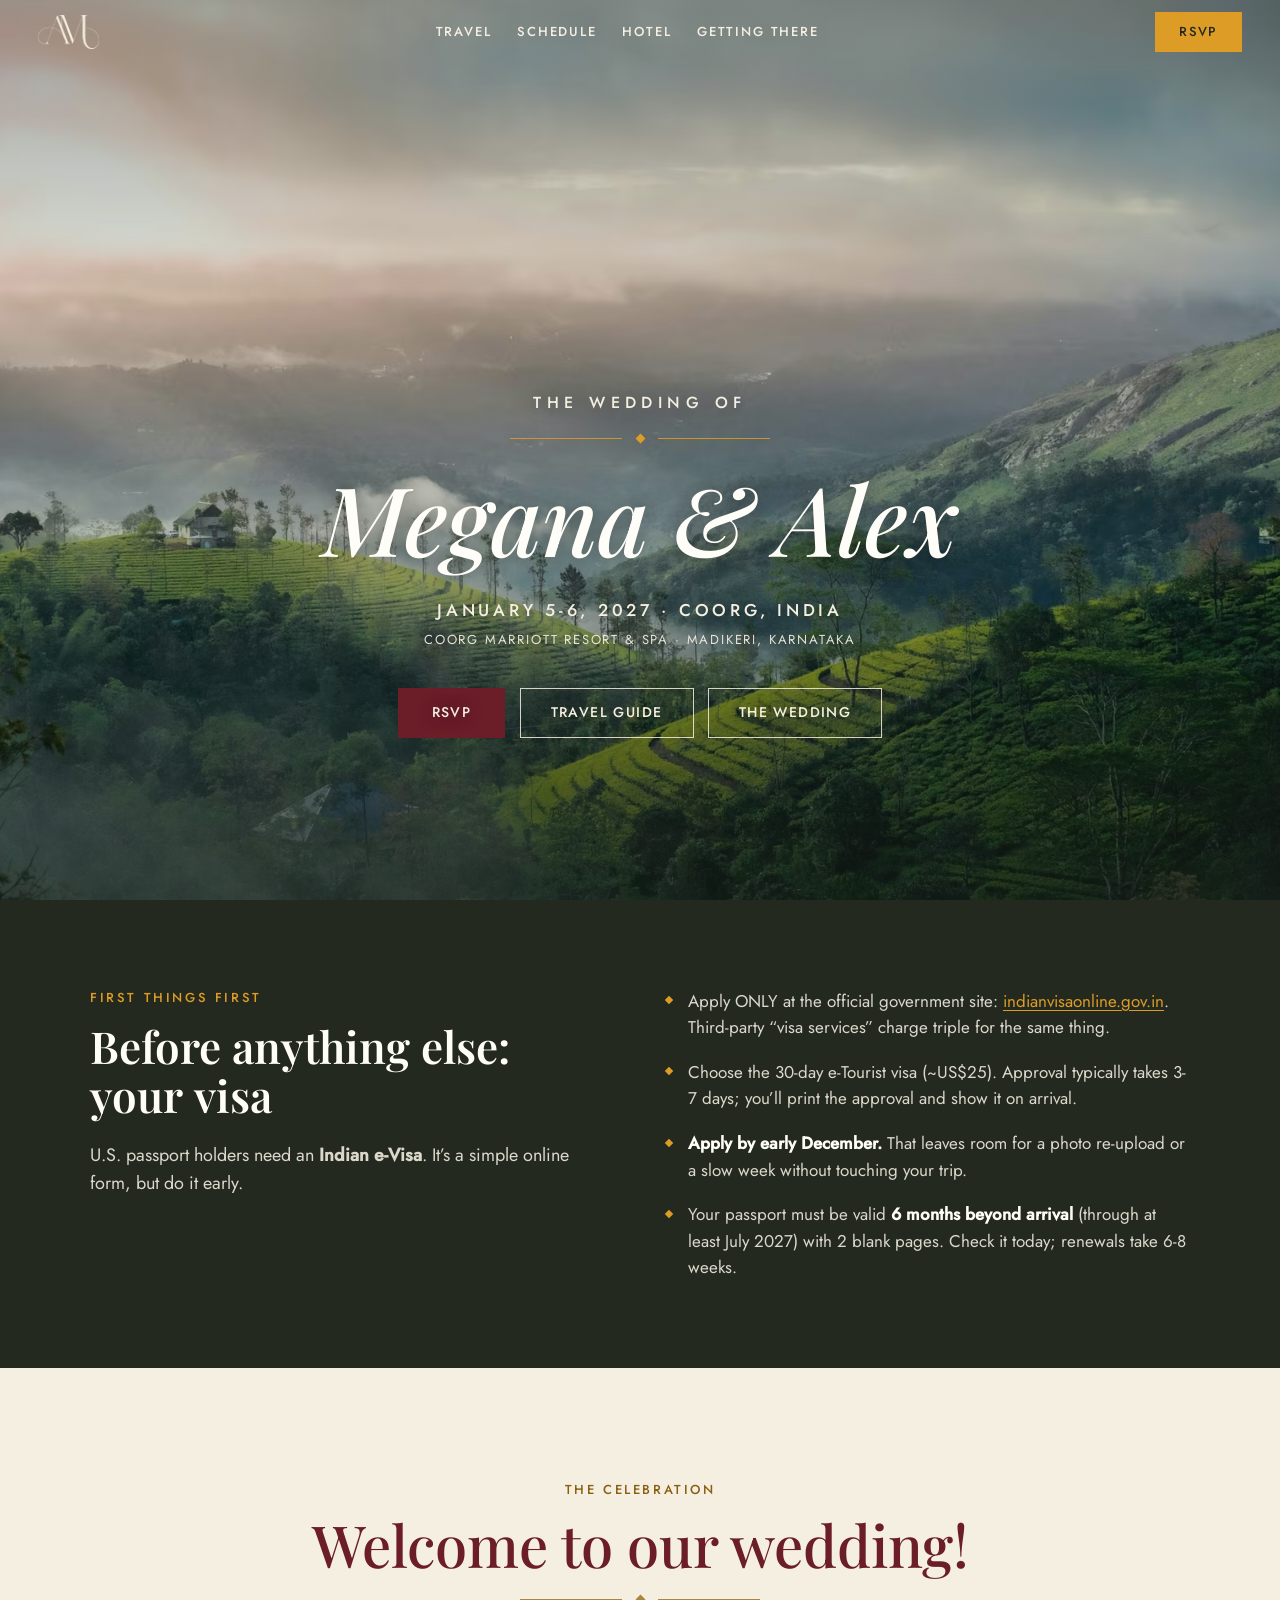
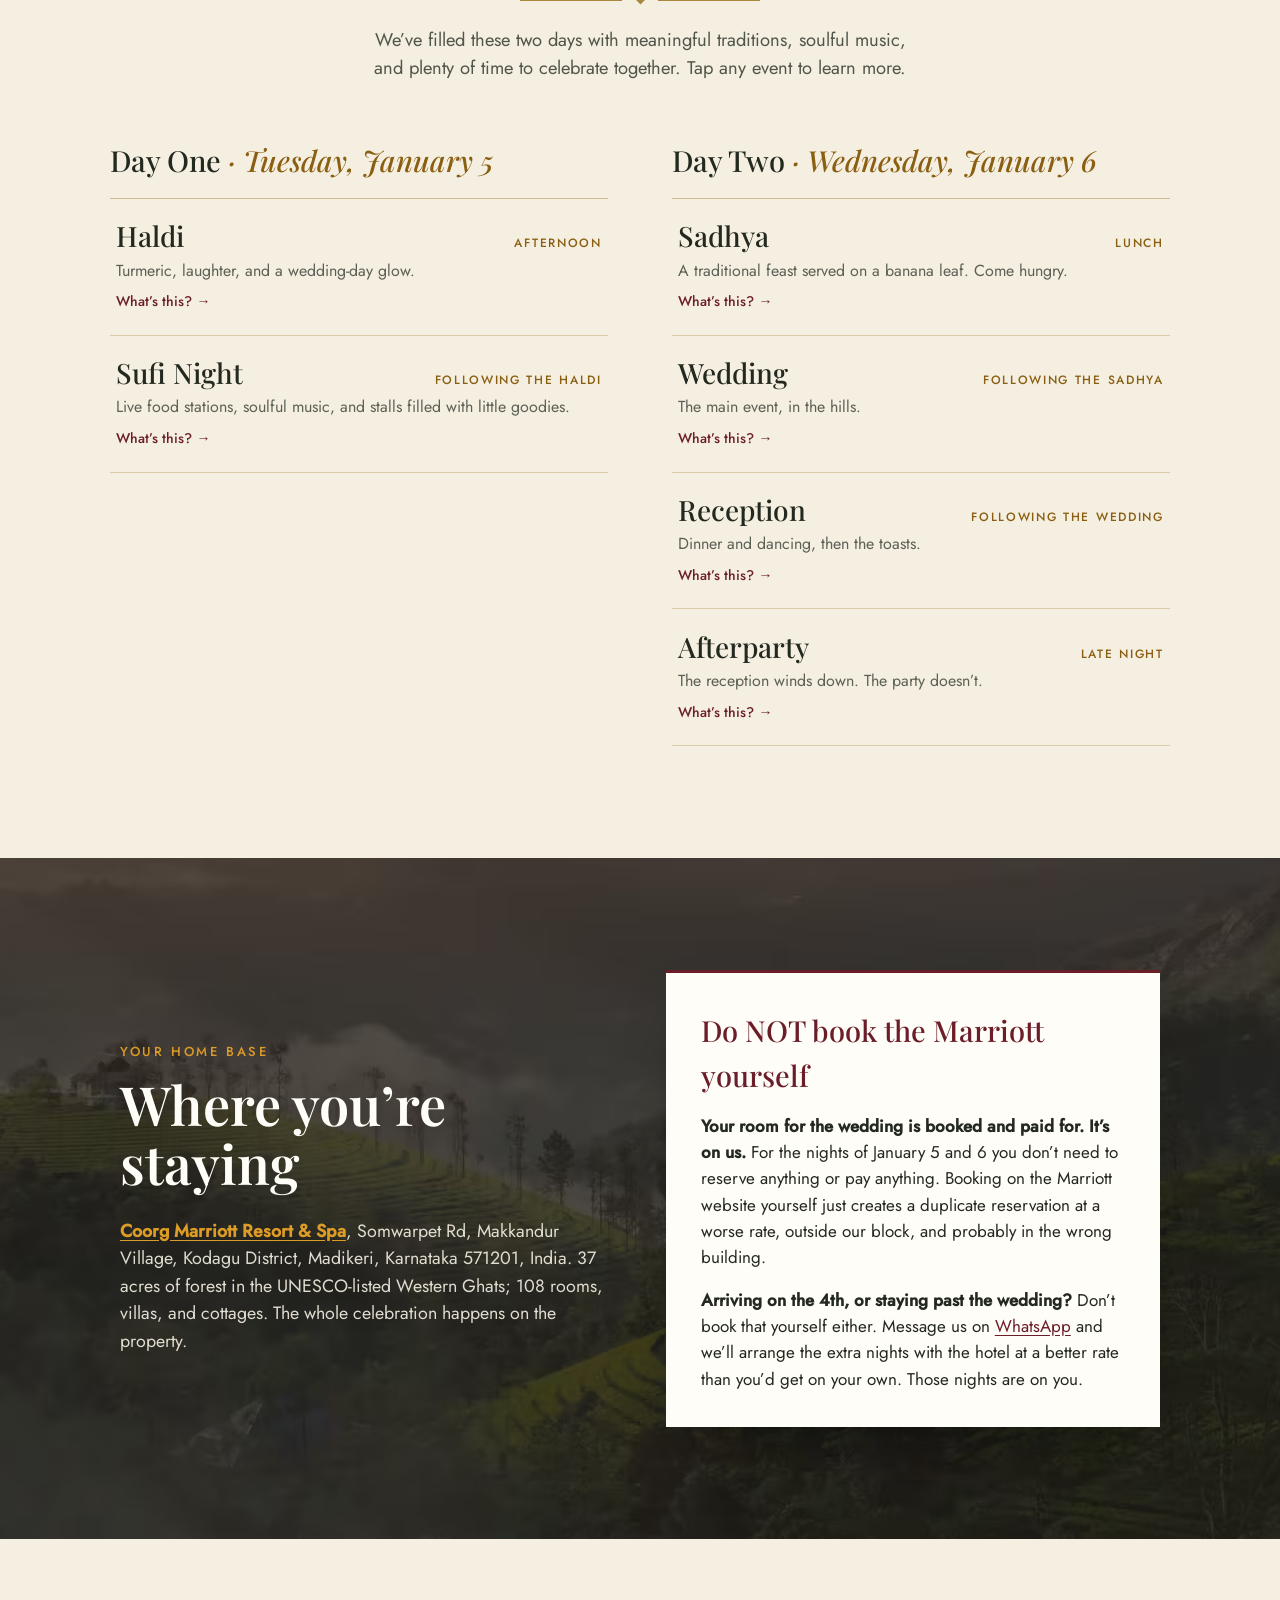
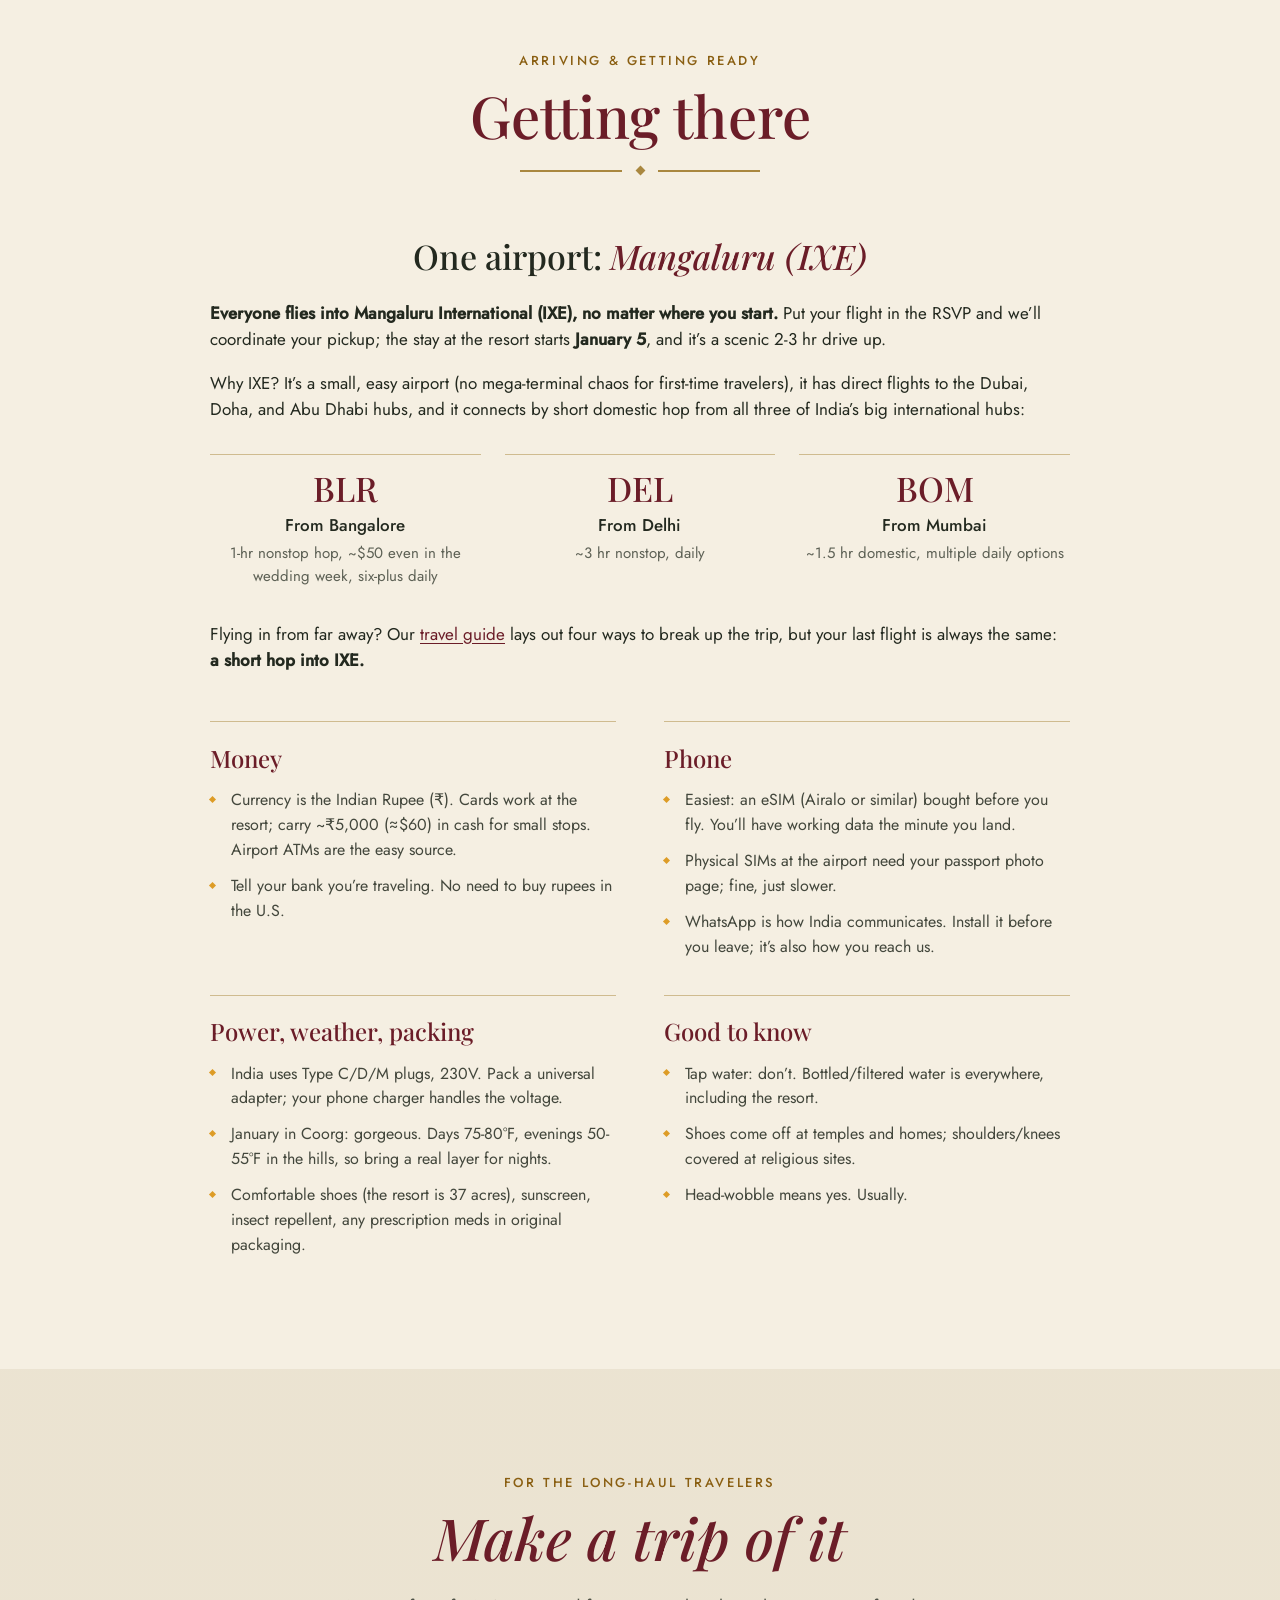
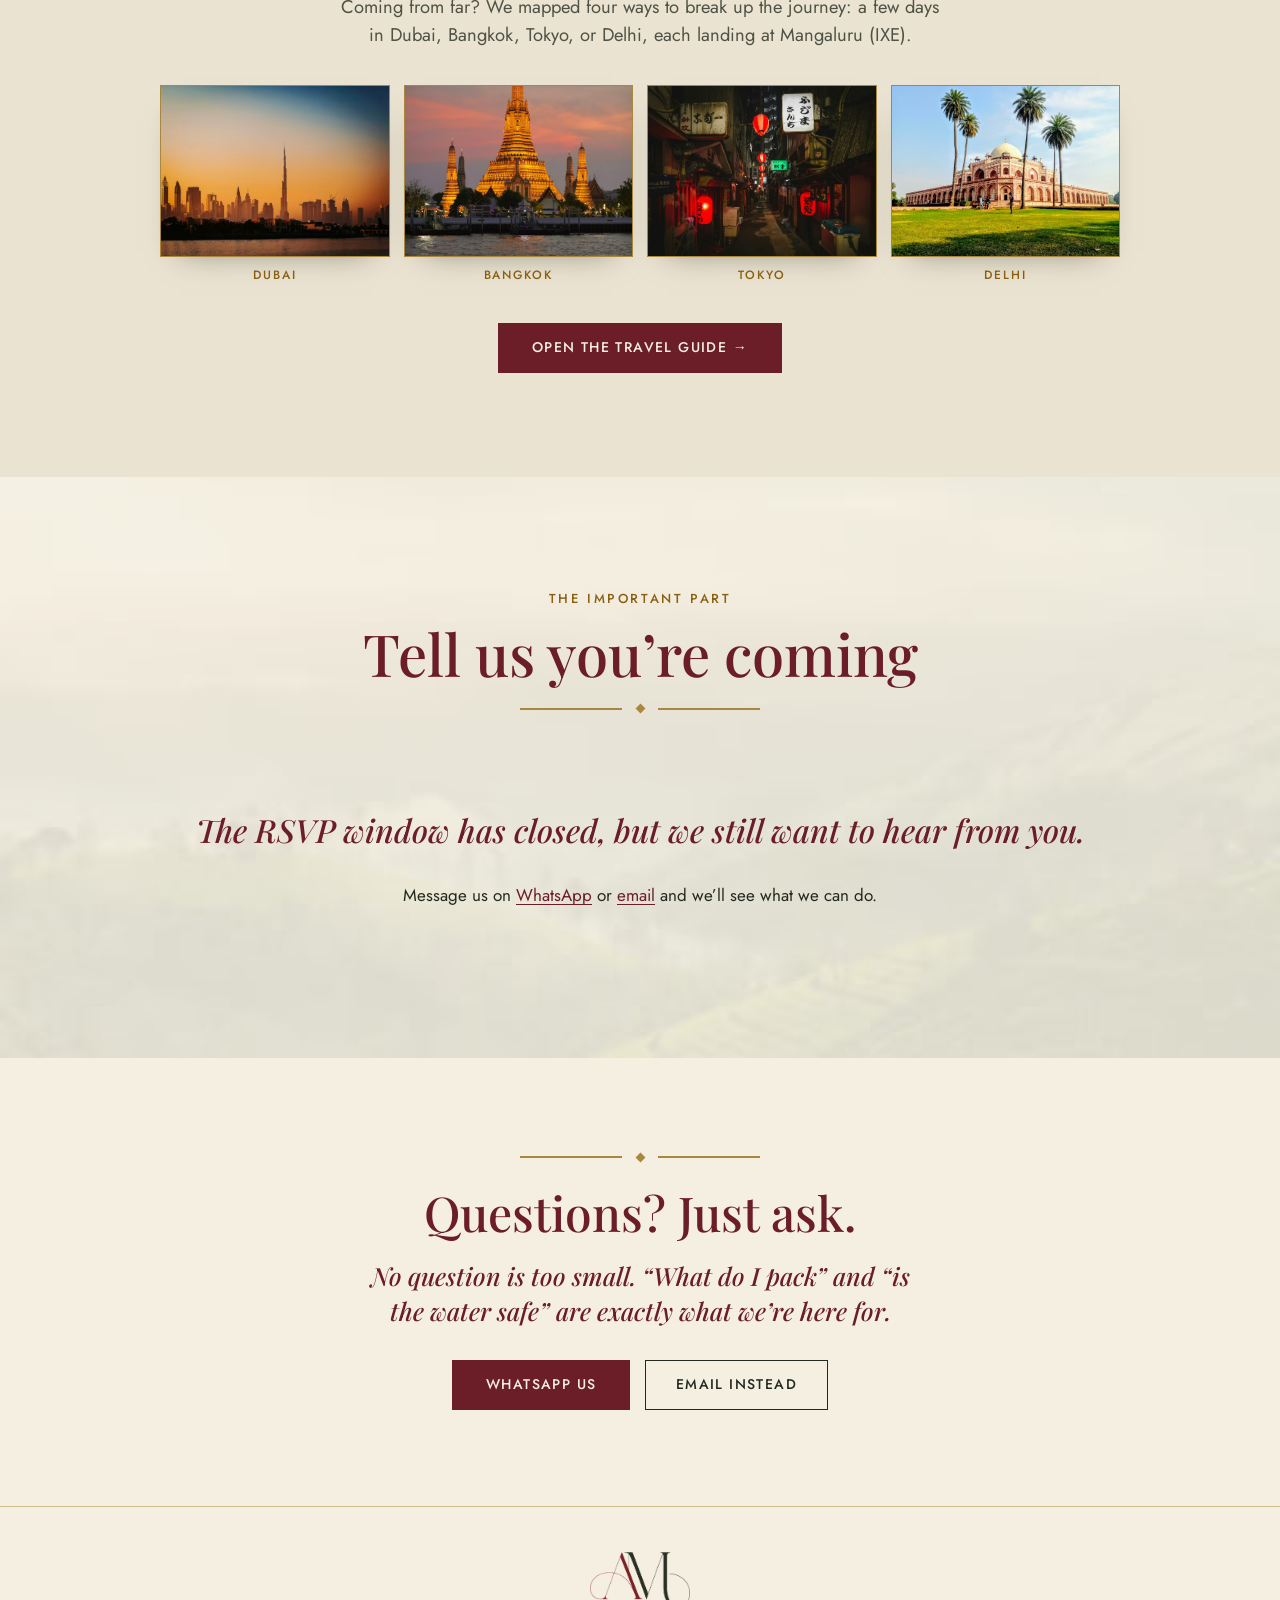
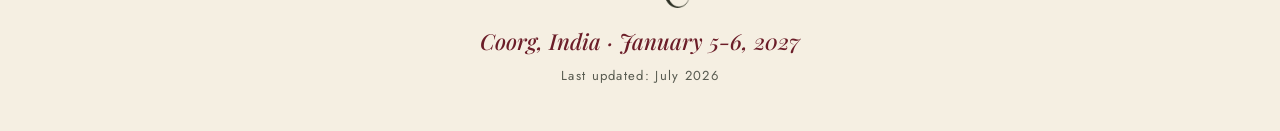
<file: site/index.html>
<!doctype html>
<html lang="en">
<head>
  <meta charset="utf-8">
  <meta name="viewport" content="width=device-width, initial-scale=1">
  <title>Megana &amp; Alex &middot; January 5-6, 2027 &middot; Coorg, India</title>
  <meta name="description" content="The schedule, travel, and RSVP for Megana & Alex's wedding at Coorg Marriott Resort & Spa.">

  <!-- Open Graph: the card that shows when the link is shared in WhatsApp/iMessage. -->
  <meta property="og:type" content="website">
  <meta property="og:url" content="https://alexmarriesmegana.com/">
  <meta property="og:title" content="Megana & Alex · January 5-6, 2027 · Coorg, India">
  <meta property="og:description" content="The schedule, travel, and your RSVP.">
  <meta property="og:image" content="https://alexmarriesmegana.com/images/og-preview.jpg?v=2">
  <meta property="og:image:width" content="1200">
  <meta property="og:image:height" content="630">
  <meta name="twitter:card" content="summary_large_image">

  <link rel="icon" href="favicon.svg" type="image/svg+xml">
  <link rel="preload" href="fonts/playfair-display-italic.woff2" as="font" type="font/woff2" crossorigin>
  <link rel="preload" href="fonts/playfair-display.woff2" as="font" type="font/woff2" crossorigin>
  <link rel="preload" href="fonts/jost-regular.woff2" as="font" type="font/woff2" crossorigin>
  <link rel="preload" href="images/hero.avif" as="image" type="image/avif">
  <link rel="stylesheet" href="style.css?v=5">
</head>
<body>

  <!-- Fixed nav: transparent over the hero, solid after 60px of scroll (app.js
       toggles .nav--scrolled). The monogram crossfades from blossom to two-ink. -->
  <nav class="nav" id="nav" aria-label="Site">
    <a class="nav__logo" href="#top">
      <img class="logo-ink" src="images/logo.png" alt="A&amp;M, Alex &amp; Megana">
      <img class="logo-blossom" src="images/logo-blossom.png" alt="" aria-hidden="true">
    </a>
    <div class="nav__links">
      <a href="travel.html">Travel</a>
      <a href="#schedule">Schedule</a>
      <a href="#hotel">Hotel</a>
      <a href="#getting-there">Getting There</a>
    </div>
    <a class="nav__rsvp" href="#rsvp">RSVP</a>
  </nav>

  <!-- ============ HERO ============ -->
  <header class="hero" id="top">
    <picture>
      <source srcset="images/hero.avif" type="image/avif">
      <source srcset="images/hero.webp" type="image/webp">
      <img class="hero__img" src="images/hero.jpg" alt="Mist at dawn over plantation hills in the Western Ghats" fetchpriority="high">
    </picture>
    <div class="hero__scrim"></div>
    <div class="hero__content">
      <p class="hero__names">The wedding of</p>
      <div class="ornament" aria-hidden="true"><span class="ornament__mark"></span></div>
      <h1 class="hero__title">Megana &amp; Alex</h1>
      <p class="hero__date">January 5-6, 2027 &middot; Coorg, India</p>
      <p class="hero__venue">Coorg Marriott Resort &amp; Spa &middot; Madikeri, Karnataka</p>
      <div class="hero__actions">
        <a class="btn" href="#rsvp">RSVP</a>
        <a class="btn btn--outline-light" href="travel.html">Travel guide</a>
        <a class="btn btn--outline-light" href="#schedule">The wedding</a>
      </div>
    </div>
  </header>

  <main>
    <!-- ============ VISA (dark band) ============ -->
    <section class="band" id="essentials">
      <div class="visa-grid">
        <div>
          <p class="kicker kicker--gold">First things first</p>
          <h2>Before anything else: your&nbsp;visa</h2>
          <p class="intro">U.S. passport holders need an <strong>Indian e-Visa</strong>. It&rsquo;s a simple online form, but do it early.</p>
        </div>
        <ul class="dlist dlist--dark">
          <li>Apply ONLY at the official government site: <a href="https://indianvisaonline.gov.in" rel="noopener">indianvisaonline.gov.in</a>. Third-party &ldquo;visa services&rdquo; charge triple for the same thing.</li>
          <li>Choose the 30-day e-Tourist visa (~US$25). Approval typically takes 3-7 days; you&rsquo;ll print the approval and show it on arrival.</li>
          <li><strong>Apply by early December.</strong> That leaves room for a photo re-upload or a slow week without touching your trip.</li>
          <li>Your passport must be valid <strong>6 months beyond arrival</strong> (through at least July 2027) with 2 blank pages. Check it today; renewals take 6-8 weeks.</li>
        </ul>
      </div>
    </section>

    <!-- ============ SCHEDULE ============ -->
    <section class="section" id="schedule">
      <div class="section-head">
        <p class="kicker">The celebration</p>
        <h2>Welcome to our wedding!</h2>
        <div class="ornament" aria-hidden="true"><span class="ornament__mark"></span></div>
        <p class="lede">We&rsquo;ve filled these two days with meaningful traditions, soulful music,
           and plenty of time to celebrate together. Tap any event to learn more.</p>
      </div>

      <div class="days">
        <div class="day">
          <h3>Day One <em>&middot; Tuesday, January 5</em></h3>

          <button type="button" class="event" data-event="haldi" data-title="What&rsquo;s a Haldi?" data-when="Day One &middot; Tuesday, January 5 &middot; afternoon">
            <span class="event__top">
              <span class="event__name">Haldi</span>
              <span class="event__time">Afternoon</span>
            </span>
            <span class="event__teaser">Turmeric, laughter, and a wedding-day glow.</span>
            <span class="event__more">What&rsquo;s this? &rarr;</span>
          </button>

          <button type="button" class="event" data-event="sufi" data-title="Sufi Night" data-when="Day One &middot; Tuesday, January 5">
            <span class="event__top">
              <span class="event__name">Sufi Night</span>
              <span class="event__time">Following the Haldi</span>
            </span>
            <span class="event__teaser">Live food stations, soulful music, and stalls filled with little goodies.</span>
            <span class="event__more">What&rsquo;s this? &rarr;</span>
          </button>
        </div>

        <div class="day">
          <h3>Day Two <em>&middot; Wednesday, January 6</em></h3>

          <button type="button" class="event" data-event="sadhya" data-title="The Sadhya" data-when="Day Two &middot; Wednesday, January 6 &middot; lunch">
            <span class="event__top">
              <span class="event__name">Sadhya</span>
              <span class="event__time">Lunch</span>
            </span>
            <span class="event__teaser">A traditional feast served on a banana leaf. Come hungry.</span>
            <span class="event__more">What&rsquo;s this? &rarr;</span>
          </button>

          <button type="button" class="event" data-event="wedding" data-title="The Wedding" data-when="Day Two &middot; Wednesday, January 6">
            <span class="event__top">
              <span class="event__name">Wedding</span>
              <span class="event__time">Following the Sadhya</span>
            </span>
            <span class="event__teaser">The main event, in the hills.</span>
            <span class="event__more">What&rsquo;s this? &rarr;</span>
          </button>

          <button type="button" class="event" data-event="reception" data-title="The Reception" data-when="Day Two &middot; Wednesday, January 6">
            <span class="event__top">
              <span class="event__name">Reception</span>
              <span class="event__time">Following the wedding</span>
            </span>
            <span class="event__teaser">Dinner and dancing, then the toasts.</span>
            <span class="event__more">What&rsquo;s this? &rarr;</span>
          </button>

          <button type="button" class="event" data-event="afterparty" data-title="The Afterparty" data-when="Day Two &middot; Wednesday, January 6 &middot; late night">
            <span class="event__top">
              <span class="event__name">Afterparty</span>
              <span class="event__time">Late night</span>
            </span>
            <span class="event__teaser">The reception winds down. The party doesn&rsquo;t.</span>
            <span class="event__more">What&rsquo;s this? &rarr;</span>
          </button>
        </div>
      </div>
    </section>

    <!-- ============ HOTEL (dark photo band) ============ -->
    <section class="band band--hotel" id="hotel">
      <div class="hotel-grid">
        <div>
          <p class="kicker kicker--gold">Your home base</p>
          <h2>Where you&rsquo;re staying</h2>
          <p class="about"><strong><a href="https://www.marriott.com/en-us/hotels/ixemc-coorg-marriott-resort-and-spa/overview/" target="_blank" rel="noopener">Coorg Marriott Resort &amp; Spa</a></strong>, Somwarpet Rd, Makkandur Village, Kodagu District,
             Madikeri, Karnataka 571201, India. 37 acres of forest in the UNESCO-listed Western Ghats;
             108 rooms, villas, and cottages. The whole celebration happens on the property.</p>
        </div>
        <div class="panel-stop" role="note">
          <h3>Do NOT book the Marriott yourself</h3>
          <p><strong>Your room for the wedding is booked and paid for. It&rsquo;s on us.</strong>
             For the nights of January 5 and 6 you don&rsquo;t need to reserve anything or pay anything.
             Booking on the Marriott website yourself just creates a duplicate reservation at a worse
             rate, outside our block, and probably in the wrong building.</p>
          <p><strong>Arriving on the 4th, or staying past the wedding?</strong> Don&rsquo;t book that yourself
             either. Message us on <a href="https://wa.me/919912180920">WhatsApp</a> and we&rsquo;ll arrange
             the extra nights with the hotel at a better rate than you&rsquo;d get on your own. Those
             nights are on you.</p>
        </div>
      </div>
    </section>

    <!-- ============ GETTING THERE ============ -->
    <section class="section" id="getting-there">
      <div class="section-head">
        <p class="kicker">Arriving &amp; getting ready</p>
        <h2>Getting there</h2>
        <div class="ornament" aria-hidden="true"><span class="ornament__mark"></span></div>
      </div>
      <div class="gt-measure">
        <h3>One airport: <em>Mangaluru (IXE)</em></h3>
        <p><strong>Everyone flies into Mangaluru International (IXE), no matter where you start.</strong> Put your flight in the RSVP and we&rsquo;ll coordinate your pickup; the stay at the resort starts <strong>January 5</strong>, and it&rsquo;s a scenic 2-3 hr drive up.</p>
        <p style="margin-bottom:2rem;">Why IXE? It&rsquo;s a small, easy airport (no mega-terminal chaos for first-time travelers), it has direct flights to the Dubai, Doha, and Abu Dhabi hubs, and it connects by short domestic hop from all three of India&rsquo;s big international hubs:</p>

        <div class="hubs">
          <div class="hub">
            <div class="hub__code">BLR</div>
            <div class="hub__name">From Bangalore</div>
            <div class="hub__desc">1-hr nonstop hop, ~$50 even in the wedding week, six-plus daily</div>
          </div>
          <div class="hub">
            <div class="hub__code">DEL</div>
            <div class="hub__name">From Delhi</div>
            <div class="hub__desc">~3 hr nonstop, daily</div>
          </div>
          <div class="hub">
            <div class="hub__code">BOM</div>
            <div class="hub__name">From Mumbai</div>
            <div class="hub__desc">~1.5 hr domestic, multiple daily options</div>
          </div>
        </div>

        <p style="margin-bottom:3rem;">Flying in from far away? Our <a href="travel.html">travel guide</a> lays out four ways to break up the trip, but your last flight is always the same: <strong>a short hop into IXE.</strong></p>

        <div class="info-grid">
          <div class="igroup">
            <h3>Money</h3>
            <ul class="dlist dlist--tight">
              <li>Currency is the Indian Rupee (&#8377;). Cards work at the resort; carry ~&#8377;5,000 (&asymp;$60) in cash for small stops. Airport ATMs are the easy source.</li>
              <li>Tell your bank you&rsquo;re traveling. No need to buy rupees in the U.S.</li>
            </ul>
          </div>
          <div class="igroup">
            <h3>Phone</h3>
            <ul class="dlist dlist--tight">
              <li>Easiest: an eSIM (Airalo or similar) bought before you fly. You&rsquo;ll have working data the minute you land.</li>
              <li>Physical SIMs at the airport need your passport photo page; fine, just slower.</li>
              <li>WhatsApp is how India communicates. Install it before you leave; it&rsquo;s also how you reach us.</li>
            </ul>
          </div>
          <div class="igroup">
            <h3>Power, weather, packing</h3>
            <ul class="dlist dlist--tight">
              <li>India uses Type C/D/M plugs, 230V. Pack a universal adapter; your phone charger handles the voltage.</li>
              <li>January in Coorg: gorgeous. Days 75-80&deg;F, evenings 50-55&deg;F in the hills, so bring a real layer for nights.</li>
              <li>Comfortable shoes (the resort is 37 acres), sunscreen, insect repellent, any prescription meds in original packaging.</li>
            </ul>
          </div>
          <div class="igroup">
            <h3>Good to know</h3>
            <ul class="dlist dlist--tight">
              <li>Tap water: don&rsquo;t. Bottled/filtered water is everywhere, including the resort.</li>
              <li>Shoes come off at temples and homes; shoulders/knees covered at religious sites.</li>
              <li>Head-wobble means yes. Usually.</li>
            </ul>
          </div>
        </div>
      </div>
    </section>

    <!-- ============ TRAVEL TEASER ============ -->
    <section class="teaser" id="travel-teaser">
      <p class="kicker">For the long-haul travelers</p>
      <h2>Make a trip of it</h2>
      <p class="lede">Coming from far? We mapped four ways to break up the journey: a few days in
         Dubai, Bangkok, Tokyo, or Delhi, each landing at Mangaluru (IXE).</p>
      <div class="teaser-photos">
        <a href="travel.html">
          <picture>
            <source srcset="images/route-dubai.avif" type="image/avif">
            <source srcset="images/route-dubai.webp" type="image/webp">
            <img src="images/route-dubai.jpg" alt="Dubai skyline at dusk" loading="lazy">
          </picture>
          <span>Dubai</span>
        </a>
        <a href="travel.html">
          <picture>
            <source srcset="images/route-bangkok.avif" type="image/avif">
            <source srcset="images/route-bangkok.webp" type="image/webp">
            <img src="images/route-bangkok.jpg" alt="Wat Arun temple, Bangkok" loading="lazy">
          </picture>
          <span>Bangkok</span>
        </a>
        <a href="travel.html">
          <picture>
            <source srcset="images/route-tokyo.avif" type="image/avif">
            <source srcset="images/route-tokyo.webp" type="image/webp">
            <img src="images/route-tokyo.jpg" alt="Lanterns in a Tokyo alley at night" loading="lazy">
          </picture>
          <span>Tokyo</span>
        </a>
        <a href="travel.html">
          <picture>
            <source srcset="images/route-delhi.avif" type="image/avif">
            <source srcset="images/route-delhi.webp" type="image/webp">
            <img src="images/route-delhi.jpg" alt="Humayun&rsquo;s Tomb, Delhi" loading="lazy">
          </picture>
          <span>Delhi</span>
        </a>
      </div>
      <a class="btn" href="travel.html">Open the travel guide &rarr;</a>
    </section>

    <!-- ============ RSVP ============ -->
    <section class="section section--rsvp" id="rsvp">
      <div class="section-head">
        <p class="kicker">The important part</p>
        <h2>Tell us you&rsquo;re coming</h2>
        <div class="ornament" aria-hidden="true"><span class="ornament__mark"></span></div>
        <p class="rsvp__deadline">Please RSVP by <strong>September 30</strong>.</p>
      </div>

      <!-- #rsvp-live is everything BEFORE success; app.js hides it so the confirmation takes over -->
      <div id="rsvp-live">
        <div class="card--form">
          <form id="rsvp-form" class="form-grid" novalidate>
            <!-- Honeypot: humans never see it; bots fill it; server fakes success and stores nothing -->
            <div class="hp" aria-hidden="true">
              <label for="website">Website</label>
              <input type="text" id="website" name="website" tabindex="-1" autocomplete="off">
            </div>

            <div class="field">
              <label for="f-name">Your name</label>
              <input type="text" id="f-name" name="name" required maxlength="100" autocomplete="name">
            </div>
            <div class="field">
              <label for="f-email">Email</label>
              <input type="email" id="f-email" name="email" required maxlength="100" autocomplete="email" inputmode="email">
            </div>

            <fieldset class="field">
              <legend>Will you be there?</legend>
              <label class="radio"><input type="radio" name="attending" value="yes" required> Wouldn&rsquo;t miss it</label>
              <label class="radio"><input type="radio" name="attending" value="no"> Celebrating from afar</label>
            </fieldset>

            <!-- Everything below shows only when attending=yes (app.js toggles [hidden] + disabled) -->
            <div id="yes-fields" hidden>
              <div class="form-grid">
                <div class="field">
                  <label for="f-party-size">How many in your party (including you)?</label>
                  <input type="number" id="f-party-size" name="party_size" min="1" max="10" value="1" required disabled>
                </div>

                <!-- app.js renders one block per person: name + dietary (dropdown + fill) + allergies (checkboxes + fill).
                     Those inputs have NO name attribute; app.js composes them into the three hidden fields below. -->
                <div id="party-people" class="form-grid"></div>
                <input type="hidden" name="party_names" id="f-party-names" disabled>
                <input type="hidden" name="dietary_restrictions" id="f-dietary" disabled>
                <input type="hidden" name="allergies" id="f-allergies" disabled>

                <div class="field">
                  <label for="f-airport">Flying into Mangaluru (IXE)? <span class="field__hint">(That&rsquo;s the plan for everyone.)</span></label>
                  <select id="f-airport" name="arrival_airport" required disabled>
                    <option value="IXE" selected>Yes, Mangaluru (IXE)</option>
                    <option value="OTHER">I need to land somewhere else (will WhatsApp you)</option>
                    <option value="NOT_SURE">Not sure yet (will update you)</option>
                  </select>
                </div>
                <div class="field">
                  <label for="f-arrival">Arrival date <span class="field__hint">(optional; send it later if you haven&rsquo;t booked)</span></label>
                  <input type="date" id="f-arrival" name="arrival_date" disabled min="2026-12-15" max="2027-01-06">
                </div>
                <div class="field">
                  <label for="f-flight">Flight number <span class="field__hint">(optional)</span></label>
                  <input type="text" id="f-flight" name="flight_number" maxlength="20" disabled placeholder="e.g. IX 384">
                </div>
                <div class="field">
                  <label for="f-departure">Departure date <span class="field__hint">(optional)</span></label>
                  <input type="date" id="f-departure" name="departure_date" disabled min="2027-01-06" max="2027-02-15">
                </div>
              </div>
            </div>

            <p id="form-error" class="rsvp-state rsvp-error" role="alert"></p>
            <button type="submit" class="btn btn--block" id="submit-btn">Send our RSVP</button>
          </form>
        </div>

        <!-- Error state -->
        <div id="rsvp-error" class="rsvp-state rsvp-error card--form" role="alert">
          <p><strong>That didn&rsquo;t go through.</strong> The mountain internet gremlins, probably. Nothing was lost.</p>
          <p id="rsvp-error-detail"></p>
          <button type="button" class="btn" id="retry-btn">Try again</button>
          <p>Still stuck? <a href="https://wa.me/919912180920">WhatsApp us your RSVP</a> and we&rsquo;ll record it by hand.</p>
        </div>

        <!-- After-deadline state (server keeps accepting) -->
        <div id="rsvp-closed" class="rsvp-state" style="text-align:center;">
          <p class="rsvp-closed">The RSVP window has closed, but we still want to hear from you.</p>
          <p>Message us on <a href="https://wa.me/919912180920">WhatsApp</a> or
             <a href="mailto:awgrube@gmail.com">email</a> and we&rsquo;ll see what we can do.</p>
        </div>
      </div>

      <!-- Success takes over the section (app.js hides #rsvp-live and the section head) -->
      <div id="rsvp-success" class="rsvp-success" role="status">
        <div class="rsvp-success__inner">
          <p class="kicker">RSVP received</p>
          <h2 class="rsvp-success__headline">We can&rsquo;t wait<br>to see you.</h2>
          <p class="rsvp-success__sub">Your RSVP is in. Watch WhatsApp as the date gets close.</p>
          <p><a class="btn" href="wedding.ics" download>Add the wedding to your calendar</a></p>
        </div>
      </div>
    </section>

    <!-- ============ CONTACT ============ -->
    <section class="section--contact" id="contact">
      <div class="ornament" aria-hidden="true"><span class="ornament__mark"></span></div>
      <h2>Questions? Just ask.</h2>
      <p class="contact-note">No question is too small. &ldquo;What do I pack&rdquo; and
         &ldquo;is the water safe&rdquo; are exactly what we&rsquo;re here for.</p>
      <div class="btn-row">
        <a class="btn" href="https://wa.me/919912180920?text=Hi!%20Question%20about%20the%20wedding%3A%20"
           rel="noopener">WhatsApp us</a>
        <a class="btn btn--outline-ink" href="mailto:awgrube@gmail.com?subject=Coorg%20wedding%20question">Email instead</a>
      </div>
    </section>
  </main>

  <footer class="footer">
    <img src="images/logo.png" alt="A&amp;M, Alex &amp; Megana">
    <p class="footer__line">Coorg, India &middot; January 5-6, 2027</p>
    <p class="footer__updated">Last updated: <span id="last-updated">July 2026</span></p>
  </footer>

  <!-- ============ Ceremony modal (opened by schedule events) ============ -->
  <div class="modal" id="modal" hidden role="dialog" aria-modal="true" aria-labelledby="modal-title">
    <div class="modal__backdrop" data-close></div>
    <div class="modal__panel">
      <button type="button" class="modal__close" data-close aria-label="Close">&times;</button>
      <p class="modal__eyebrow" id="modal-eyebrow"></p>
      <h3 class="modal__title" id="modal-title"></h3>
      <div class="modal__body" id="modal-body"></div>
    </div>
  </div>

  <!-- Ceremony explanations (cloned into the modal by app.js) -->
  <template id="evt-haldi">
    <p>The Haldi is one of the oldest and most cherished Indian wedding traditions. Family and friends
       apply a fragrant paste of turmeric to the bride and groom as a blessing for health, happiness,
       and prosperity before the wedding. Don&rsquo;t be surprised if a little turmeric finds its way
       onto you, too!</p>
    <p>It&rsquo;s gloriously messy. Turmeric stains, so <strong>wear something you won&rsquo;t mind
       sacrificing to the cause.</strong></p>
  </template>
  <template id="evt-sufi">
    <p>As day turns to dusk, our Sufi night comes alive with live food stations, soulful music,
       and stalls filled with little goodies and surprises.</p>
    <p>Come with an appetite and room in your bag!</p>
  </template>
  <template id="evt-sadhya">
    <p>Before the wedding ceremony, we&rsquo;ll gather for a traditional South Indian Sadhya, served
       on banana leaves. If this is your first Sadhya, you&rsquo;re in for a treat. Expect a generous
       spread of regional specialties and, most importantly, come hungry.</p>
  </template>
  <template id="evt-wedding">
    <p>The heart of it all: the wedding rituals themselves, set against the Western Ghats.</p>
    <p>Exact timing and the dress code will land here as we finalize them. We&rsquo;ll message you well before, so
       you&rsquo;ll never be guessing.</p>
  </template>
  <template id="evt-reception">
    <p>The celebration to close it out: dinner, dancing, toasts, and the send-off. Dress to celebrate;
       details to follow.</p>
  </template>
  <template id="evt-afterparty">
    <p>When the reception winds down, the party doesn&rsquo;t. Late-night music and dancing.
       Details to follow.</p>
  </template>

  <script src="app.js?v=5" defer></script>
</body>
</html>
</file>
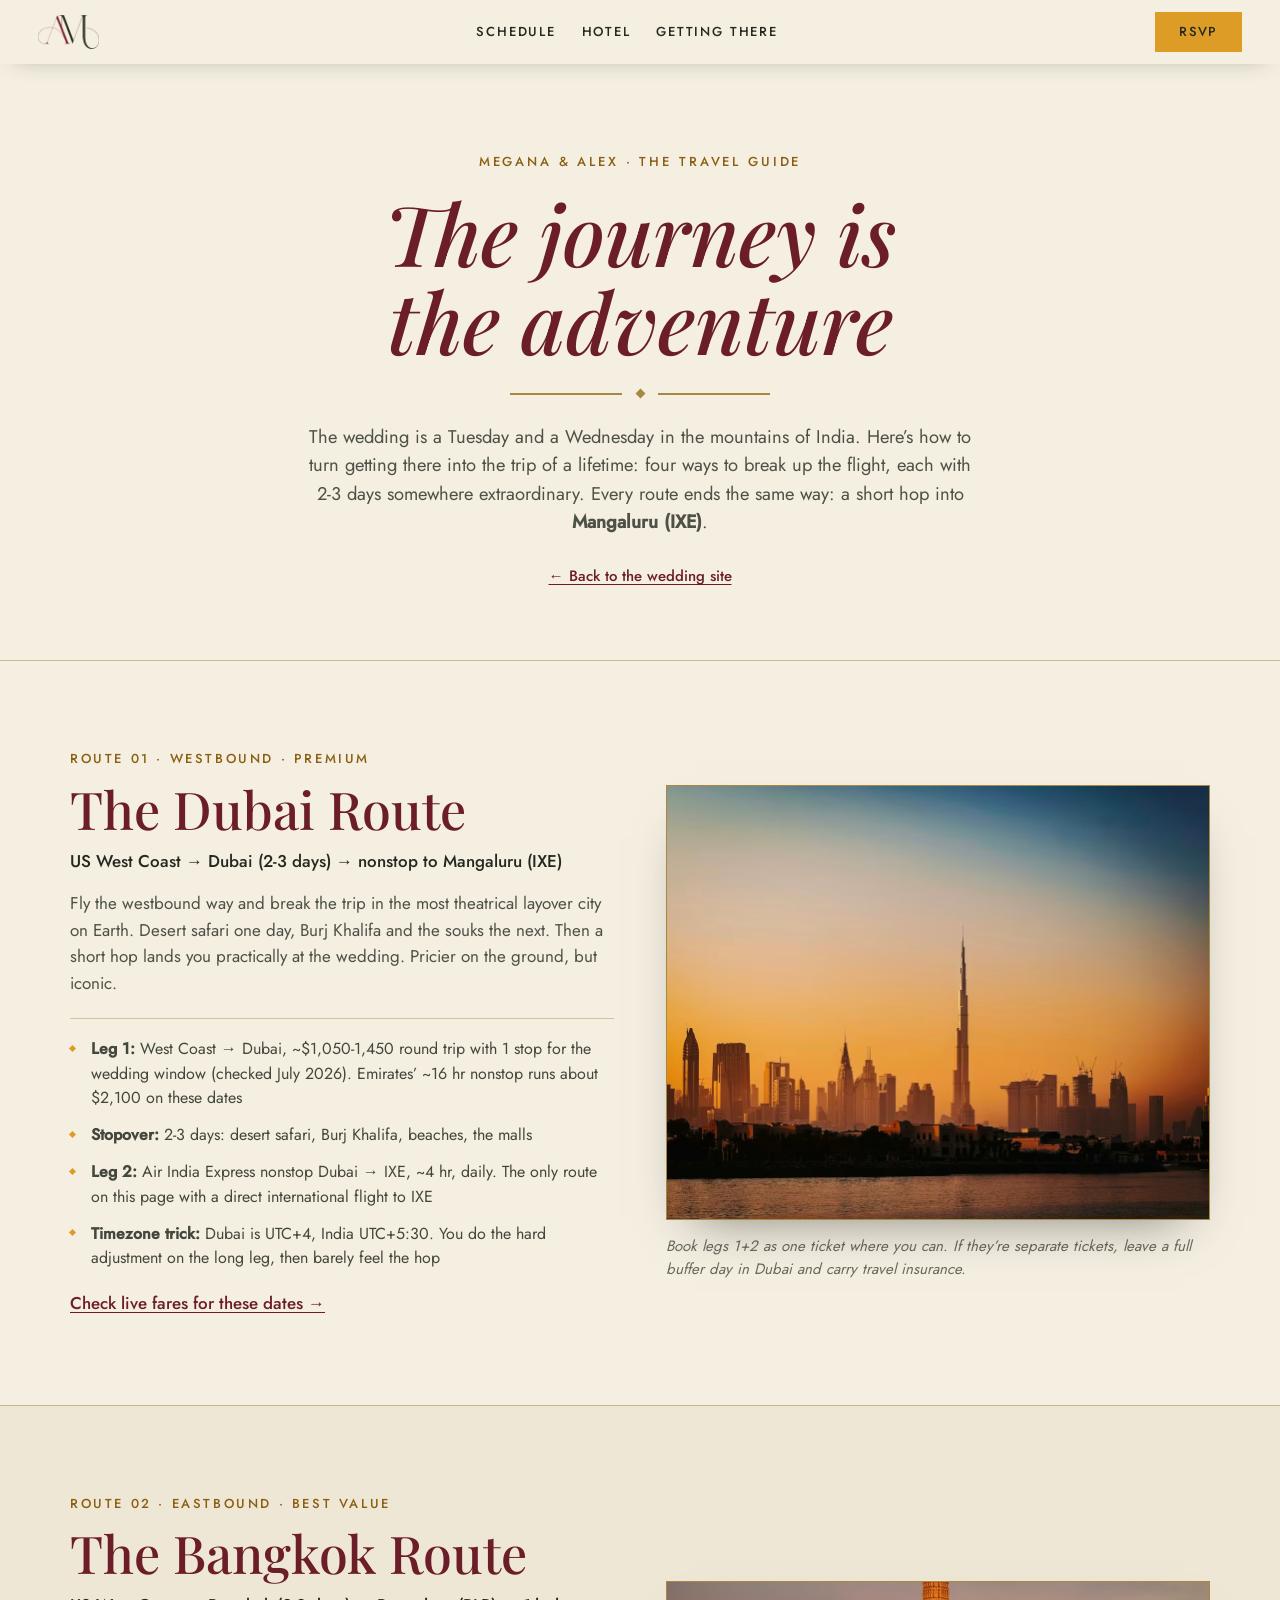
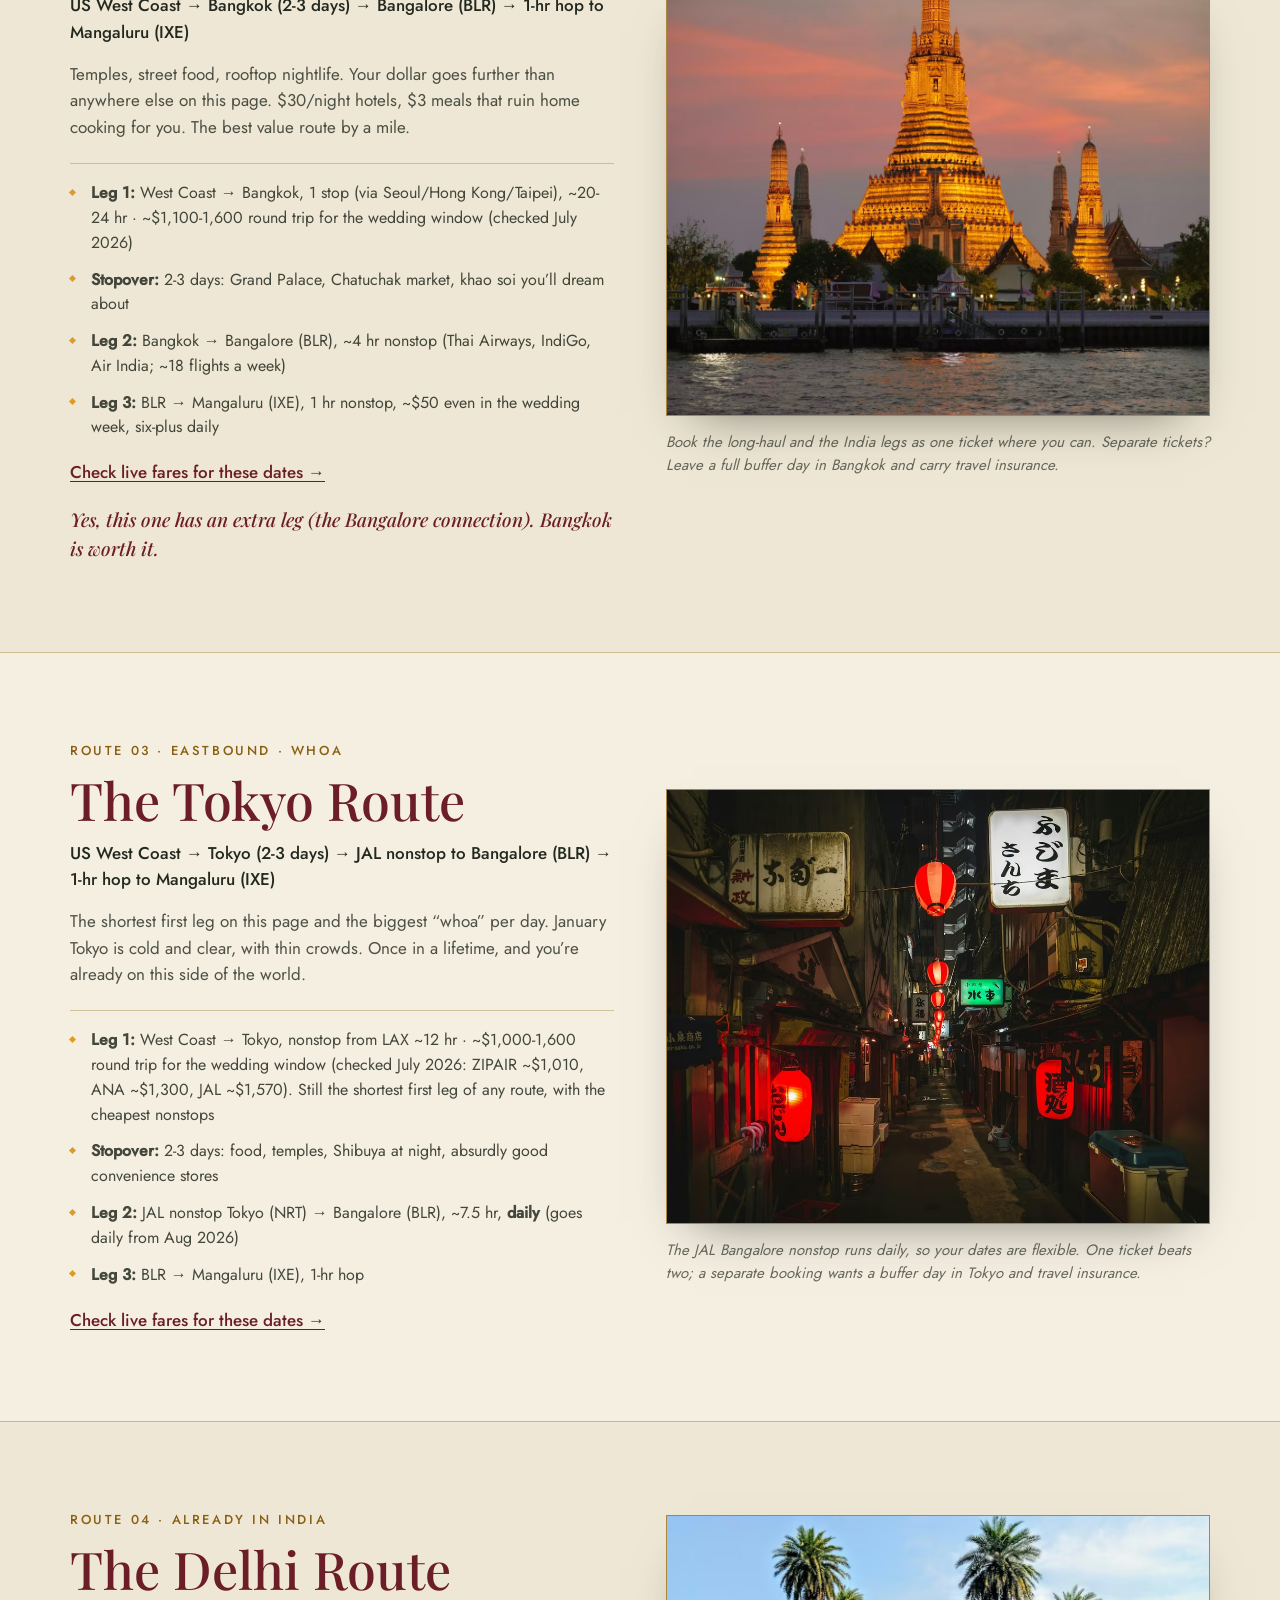
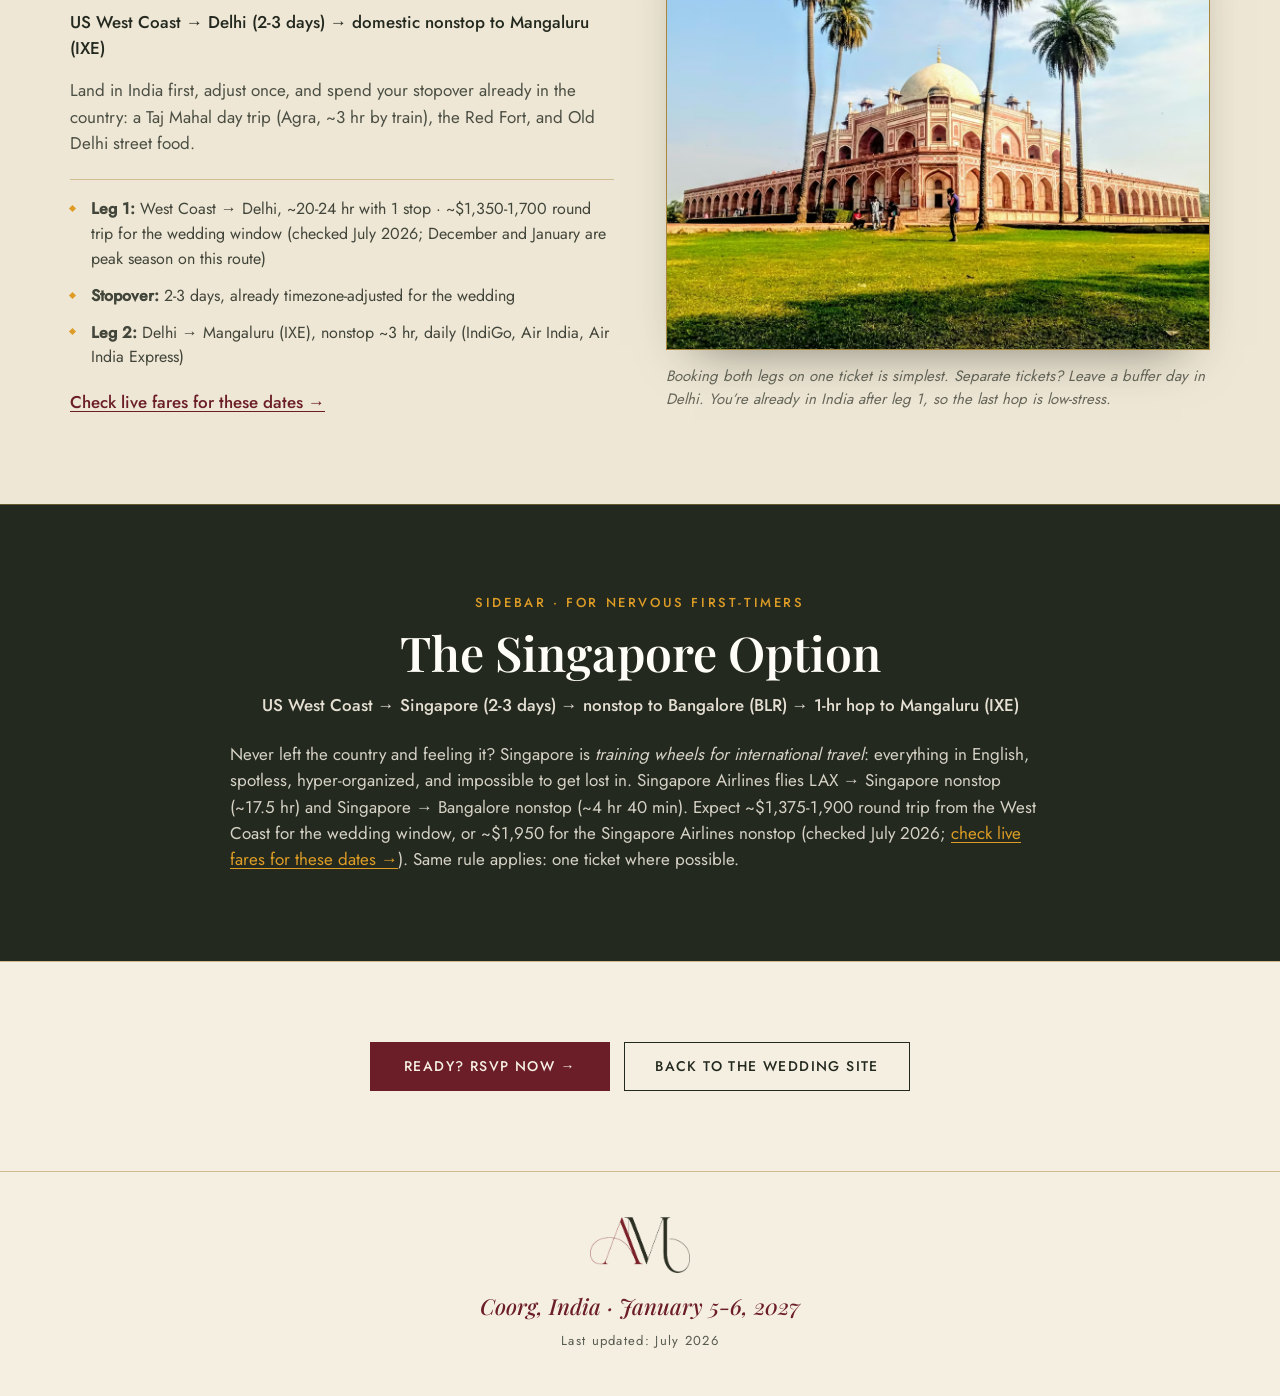
<file: site/travel.html>
<!doctype html>
<html lang="en">
<head>
  <meta charset="utf-8">
  <meta name="viewport" content="width=device-width, initial-scale=1">
  <title>Travel Guide &middot; Megana &amp; Alex &middot; Coorg, India</title>
  <meta name="description" content="Four ways to turn the trip to Coorg into an adventure: Dubai, Bangkok, Tokyo, or Delhi, all landing at Mangaluru (IXE).">
  <link rel="icon" href="favicon.svg" type="image/svg+xml">
  <link rel="preload" href="fonts/playfair-display-italic.woff2" as="font" type="font/woff2" crossorigin>
  <link rel="preload" href="fonts/playfair-display.woff2" as="font" type="font/woff2" crossorigin>
  <link rel="preload" href="fonts/jost-regular.woff2" as="font" type="font/woff2" crossorigin>
  <link rel="stylesheet" href="style.css?v=5">
</head>
<body>

  <nav class="nav nav--solid" aria-label="Site">
    <a class="nav__logo" href="index.html">
      <img class="logo-ink" src="images/logo.png" alt="A&amp;M, Alex &amp; Megana">
      <img class="logo-blossom" src="images/logo-blossom.png" alt="" aria-hidden="true">
    </a>
    <div class="nav__links">
      <a href="index.html#schedule">Schedule</a>
      <a href="index.html#hotel">Hotel</a>
      <a href="index.html#getting-there">Getting There</a>
    </div>
    <a class="nav__rsvp" href="index.html#rsvp">RSVP</a>
  </nav>

  <header class="page-head">
    <p class="kicker">Megana &amp; Alex &middot; The Travel Guide</p>
    <h1>The journey is<br>the adventure</h1>
    <div class="ornament" aria-hidden="true"><span class="ornament__mark"></span></div>
    <p class="lede">The wedding is a Tuesday and a Wednesday in the mountains of India.
       Here&rsquo;s how to turn getting there into the trip of a lifetime: four ways to break up
       the flight, each with 2-3 days somewhere extraordinary. Every route ends the same way:
       a short hop into <strong>Mangaluru (IXE)</strong>.</p>
    <a class="back" href="index.html">&larr; Back to the wedding site</a>
  </header>

  <main>
    <section class="route" id="route-dubai">
      <div class="route__grid">
        <div>
          <p class="kicker">Route 01 &middot; Westbound &middot; Premium</p>
          <h2>The Dubai Route</h2>
          <p class="route__path">US West Coast &rarr; Dubai (2-3 days) &rarr; nonstop to Mangaluru (IXE)</p>
          <p class="route__para">Fly the westbound way and break the trip in the most theatrical layover city on Earth.
             Desert safari one day, Burj Khalifa and the souks the next. Then a short hop lands you
             practically at the wedding. Pricier on the ground, but iconic.</p>
          <ul class="route__facts">
            <li><strong>Leg 1:</strong> West Coast &rarr; Dubai, ~$1,050-1,450 round trip with 1 stop for the wedding window (checked July 2026). Emirates&rsquo; ~16 hr nonstop runs about $2,100 on these dates</li>
            <li><strong>Stopover:</strong> 2-3 days: desert safari, Burj Khalifa, beaches, the malls</li>
            <li><strong>Leg 2:</strong> Air India Express nonstop Dubai &rarr; IXE, ~4 hr, daily. The only route on this page with a direct international flight to IXE</li>
            <li><strong>Timezone trick:</strong> Dubai is UTC+4, India UTC+5:30. You do the hard adjustment on the long leg, then barely feel the hop</li>
          </ul>
          <a class="route__fares" href="https://www.google.com/travel/flights?q=flights%20from%20LAX%20to%20DXB%20on%202026-12-28%20through%202027-01-09" target="_blank" rel="noopener">Check live fares for these dates &rarr;</a>
        </div>
        <div>
          <picture>
            <source srcset="images/route-dubai.avif" type="image/avif">
            <source srcset="images/route-dubai.webp" type="image/webp">
            <img class="route__img" src="images/route-dubai.jpg" alt="Dubai skyline at dusk" loading="lazy">
          </picture>
          <p class="route__note">Book legs 1+2 as one ticket where you can. If they&rsquo;re separate tickets, leave a full buffer day in Dubai and carry travel insurance.</p>
        </div>
      </div>
    </section>

    <section class="route route--alt" id="route-bangkok">
      <div class="route__grid">
        <div>
          <p class="kicker">Route 02 &middot; Eastbound &middot; Best Value</p>
          <h2>The Bangkok Route</h2>
          <p class="route__path">US West Coast &rarr; Bangkok (2-3 days) &rarr; Bangalore (BLR) &rarr; 1-hr hop to Mangaluru (IXE)</p>
          <p class="route__para">Temples, street food, rooftop nightlife. Your dollar goes further than anywhere else
             on this page. $30/night hotels, $3 meals that ruin home cooking for you. The best value route by a mile.</p>
          <ul class="route__facts">
            <li><strong>Leg 1:</strong> West Coast &rarr; Bangkok, 1 stop (via Seoul/Hong Kong/Taipei), ~20-24 hr &middot; ~$1,100-1,600 round trip for the wedding window (checked July 2026)</li>
            <li><strong>Stopover:</strong> 2-3 days: Grand Palace, Chatuchak market, khao soi you&rsquo;ll dream about</li>
            <li><strong>Leg 2:</strong> Bangkok &rarr; Bangalore (BLR), ~4 hr nonstop (Thai Airways, IndiGo, Air India; ~18 flights a week)</li>
            <li><strong>Leg 3:</strong> BLR &rarr; Mangaluru (IXE), 1 hr nonstop, ~$50 even in the wedding week, six-plus daily</li>
          </ul>
          <a class="route__fares" href="https://www.google.com/travel/flights?q=flights%20from%20LAX%20to%20BKK%20on%202026-12-28%20through%202027-01-09" target="_blank" rel="noopener">Check live fares for these dates &rarr;</a>
          <p class="route__aside">Yes, this one has an extra leg (the Bangalore connection). Bangkok is worth it.</p>
        </div>
        <div>
          <picture>
            <source srcset="images/route-bangkok.avif" type="image/avif">
            <source srcset="images/route-bangkok.webp" type="image/webp">
            <img class="route__img" src="images/route-bangkok.jpg" alt="Wat Arun temple, Bangkok" loading="lazy">
          </picture>
          <p class="route__note">Book the long-haul and the India legs as one ticket where you can. Separate tickets? Leave a full buffer day in Bangkok and carry travel insurance.</p>
        </div>
      </div>
    </section>

    <section class="route" id="route-tokyo">
      <div class="route__grid">
        <div>
          <p class="kicker">Route 03 &middot; Eastbound &middot; Whoa</p>
          <h2>The Tokyo Route</h2>
          <p class="route__path">US West Coast &rarr; Tokyo (2-3 days) &rarr; JAL nonstop to Bangalore (BLR) &rarr; 1-hr hop to Mangaluru (IXE)</p>
          <p class="route__para">The shortest first leg on this page and the biggest &ldquo;whoa&rdquo; per day. January Tokyo is
             cold and clear, with thin crowds. Once in a lifetime, and you&rsquo;re already on this side of the world.</p>
          <ul class="route__facts">
            <li><strong>Leg 1:</strong> West Coast &rarr; Tokyo, nonstop from LAX ~12 hr &middot; ~$1,000-1,600 round trip for the wedding window (checked July 2026: ZIPAIR ~$1,010, ANA ~$1,300, JAL ~$1,570). Still the shortest first leg of any route, with the cheapest nonstops</li>
            <li><strong>Stopover:</strong> 2-3 days: food, temples, Shibuya at night, absurdly good convenience stores</li>
            <li><strong>Leg 2:</strong> JAL nonstop Tokyo (NRT) &rarr; Bangalore (BLR), ~7.5 hr, <strong>daily</strong> (goes daily from Aug 2026)</li>
            <li><strong>Leg 3:</strong> BLR &rarr; Mangaluru (IXE), 1-hr hop</li>
          </ul>
          <a class="route__fares" href="https://www.google.com/travel/flights?q=flights%20from%20LAX%20to%20NRT%20on%202026-12-28%20through%202027-01-09" target="_blank" rel="noopener">Check live fares for these dates &rarr;</a>
        </div>
        <div>
          <picture>
            <source srcset="images/route-tokyo.avif" type="image/avif">
            <source srcset="images/route-tokyo.webp" type="image/webp">
            <img class="route__img" src="images/route-tokyo.jpg" alt="Lanterns in a Tokyo alley at night" loading="lazy">
          </picture>
          <p class="route__note">The JAL Bangalore nonstop runs daily, so your dates are flexible. One ticket beats two; a separate booking wants a buffer day in Tokyo and travel insurance.</p>
        </div>
      </div>
    </section>

    <section class="route route--alt" id="route-delhi">
      <div class="route__grid">
        <div>
          <p class="kicker">Route 04 &middot; Already in India</p>
          <h2>The Delhi Route</h2>
          <p class="route__path">US West Coast &rarr; Delhi (2-3 days) &rarr; domestic nonstop to Mangaluru (IXE)</p>
          <p class="route__para">Land in India first, adjust once, and spend your stopover already in the country: a
             Taj Mahal day trip (Agra, ~3 hr by train), the Red Fort, and Old Delhi street food.</p>
          <ul class="route__facts">
            <li><strong>Leg 1:</strong> West Coast &rarr; Delhi, ~20-24 hr with 1 stop &middot; ~$1,350-1,700 round trip for the wedding window (checked July 2026; December and January are peak season on this route)</li>
            <li><strong>Stopover:</strong> 2-3 days, already timezone-adjusted for the wedding</li>
            <li><strong>Leg 2:</strong> Delhi &rarr; Mangaluru (IXE), nonstop ~3 hr, daily (IndiGo, Air India, Air India Express)</li>
          </ul>
          <a class="route__fares" href="https://www.google.com/travel/flights?q=flights%20from%20LAX%20to%20DEL%20on%202026-12-28%20through%202027-01-09" target="_blank" rel="noopener">Check live fares for these dates &rarr;</a>
        </div>
        <div>
          <picture>
            <source srcset="images/route-delhi.avif" type="image/avif">
            <source srcset="images/route-delhi.webp" type="image/webp">
            <img class="route__img" src="images/route-delhi.jpg" alt="Humayun&rsquo;s Tomb, Delhi" loading="lazy">
          </picture>
          <p class="route__note">Booking both legs on one ticket is simplest. Separate tickets? Leave a buffer day in Delhi. You&rsquo;re already in India after leg 1, so the last hop is low-stress.</p>
        </div>
      </div>
    </section>

    <section class="band band--singapore" id="route-singapore">
      <div class="inner">
        <p class="kicker kicker--gold">Sidebar &middot; For nervous first-timers</p>
        <h2>The Singapore Option</h2>
        <p class="path">US West Coast &rarr; Singapore (2-3 days) &rarr; nonstop to Bangalore (BLR) &rarr; 1-hr hop to Mangaluru (IXE)</p>
        <p class="body">Never left the country and feeling it? Singapore is <em>training wheels for international travel</em>:
           everything in English, spotless, hyper-organized, and impossible to get lost in. Singapore Airlines
           flies LAX &rarr; Singapore nonstop (~17.5 hr) and Singapore &rarr; Bangalore nonstop (~4 hr 40 min).
           Expect ~$1,375-1,900 round trip from the West Coast for the wedding window, or ~$1,950 for the
           Singapore Airlines nonstop (checked July 2026;
           <a href="https://www.google.com/travel/flights?q=flights%20from%20LAX%20to%20SIN%20on%202026-12-28%20through%202027-01-09" target="_blank" rel="noopener">check live fares for these dates &rarr;</a>).
           Same rule applies: one ticket where possible.</p>
      </div>
    </section>

    <section class="cta-row">
      <div class="btn-row">
        <a class="btn" href="index.html#rsvp">Ready? RSVP now &rarr;</a>
        <a class="btn btn--outline-ink" href="index.html">Back to the wedding site</a>
      </div>
    </section>
  </main>

  <footer class="footer">
    <img src="images/logo.png" alt="A&amp;M, Alex &amp; Megana">
    <p class="footer__line">Coorg, India &middot; January 5-6, 2027</p>
    <p class="footer__updated">Last updated: <span>July 2026</span></p>
  </footer>

</body>
</html>
</file>
<file: site/style.css>
/* ================================================================
   Coorg wedding -- redesign per design handoff (July 2026)
   Playfair Display (client choice over the kit's Bodoni) + Jost.
   Blossom canvas, dark Peppercorn bands, hairline schedule rows,
   two-ink monogram nav, one spice accent (Marigold; Laterite retired).
   ================================================================ */

/* ---- Fonts: self-hosted variable subsets ---- */
@font-face {
  font-family: 'Playfair Display';
  src: url('fonts/playfair-display.woff2') format('woff2');
  font-weight: 400 900; font-style: normal; font-display: swap;
}
@font-face {
  font-family: 'Playfair Display';
  src: url('fonts/playfair-display-italic.woff2') format('woff2');
  font-weight: 400 900; font-style: italic; font-display: swap;
}
@font-face {
  font-family: 'Jost';
  src: url('fonts/jost-regular.woff2') format('woff2');
  font-weight: 400; font-style: normal; font-display: swap;
}
@font-face {
  font-family: 'Jost';
  src: url('fonts/jost-medium.woff2') format('woff2');
  font-weight: 500; font-style: normal; font-display: swap;
}

:root {
  --cherry:       #6B1D28;
  --cherry-hover: #82242F;
  --blossom:      #F5EFE2;
  --paper:        #FFFDF7;
  --peppercorn:   #23291F;
  --marigold:     #DD9C26;
  --marigold-hover: #E8AD42;
  --gold-ink:     #8a5f12;               /* AA marigold for text on light */
  --brass:        #A9873F;
  --alt-light:    #EFE7D5;

  --ink-soft:     rgba(35, 41, 31, 0.72);
  --ink-mid:      rgba(35, 41, 31, 0.85);
  --cream-soft:   rgba(245, 239, 226, 0.88);
  --cream-mid:    rgba(245, 239, 226, 0.92);
  --rule-50:      rgba(169, 135, 63, 0.5);
  --rule-45:      rgba(169, 135, 63, 0.45);
  --rule-35:      rgba(169, 135, 63, 0.35);

  --font-display: 'Playfair Display', Georgia, serif;
  --font-text: 'Jost', 'Futura', 'Century Gothic', sans-serif;

  --pad-x: clamp(1.5rem, 4vw, 3rem);
  --pad-y: clamp(4rem, 9vw, 7rem);
  --pad-y-band: clamp(3.5rem, 7vw, 5.5rem);
  --nav-h: 64px;
}

*, *::before, *::after { box-sizing: border-box; }
html { scroll-behavior: smooth; }
body {
  margin: 0;
  background: var(--blossom);
  color: var(--peppercorn);
  font-family: var(--font-text);
  font-weight: 400;
  font-size: 17px;
  line-height: 1.55;
  -webkit-font-smoothing: antialiased;
}
a { color: var(--cherry); text-underline-offset: 3px; }
a:hover { color: #8E2735; }
::selection { background: rgba(221, 156, 38, 0.35); }
img { max-width: 100%; }
[id] { scroll-margin-top: 72px; }

/* ---- Kickers & ornament ---- */
.kicker { margin: 0 0 0.8rem; color: var(--gold-ink); font-weight: 500;
          letter-spacing: 0.2em; text-transform: uppercase; font-size: 13px; }
.kicker--gold { color: var(--marigold); }
.ornament { display: flex; align-items: center; justify-content: center; gap: 0.9rem;
            max-width: 240px; margin: 1.2rem auto 0; color: var(--brass); }
.ornament::before, .ornament::after { content: ""; height: 2px; background: currentColor; flex: 1; }
.ornament__mark { width: 7px; height: 7px; background: currentColor; transform: rotate(45deg); flex: none; }

/* ---- Buttons (square corners) ---- */
.btn { display: inline-block; padding: 14px 34px; background: var(--cherry); color: var(--blossom);
       text-decoration: none; border: none; font-family: var(--font-text); font-weight: 500;
       letter-spacing: 0.1em; text-transform: uppercase; font-size: 14px; cursor: pointer;
       transition: background 150ms ease; }
.btn:hover { background: var(--cherry-hover); color: var(--blossom); }
.btn--outline-light { background: transparent; border: 1px solid rgba(245, 239, 226, 0.85);
                      color: var(--blossom); padding: 13px 30px; }
.btn--outline-light:hover { background: rgba(245, 239, 226, 0.14); color: var(--blossom); }
.btn--outline-ink { background: transparent; border: 1px solid var(--peppercorn);
                    color: var(--peppercorn); padding: 13px 30px; }
.btn--outline-ink:hover { background: rgba(35, 41, 31, 0.06); color: var(--peppercorn); }
.btn--block { display: block; width: 100%; text-align: center; padding: 15px 26px; font-size: 16px; }
.btn:disabled { opacity: 0.6; cursor: wait; }

/* ---- Nav: fixed; transparent over hero, solid after scroll (or .nav--solid always) ---- */
.nav {
  position: fixed; top: 0; left: 0; right: 0; z-index: 100;
  display: flex; align-items: center; gap: 1.5rem; height: var(--nav-h);
  padding: 0 clamp(1rem, 3vw, 2.5rem);
  background: transparent; box-shadow: none;
  transition: background 250ms ease, box-shadow 250ms ease;
}
.nav__logo { display: flex; align-items: center; text-decoration: none; position: relative; }
.nav__logo img { height: 34px; width: auto; display: block; transition: opacity 250ms ease; }
.nav__logo .logo-ink { opacity: 0; }
.nav__logo .logo-blossom { position: absolute; left: 0; top: 50%; transform: translateY(-50%); opacity: 1; }
.nav__links { display: flex; gap: 1.6rem; margin-inline: auto; }
.nav__links a { color: var(--blossom); text-decoration: none; font-weight: 500;
                letter-spacing: 0.14em; text-transform: uppercase; font-size: 13px;
                transition: color 250ms ease; }
.nav__links a:hover { color: var(--marigold); }
.nav__rsvp { background: var(--marigold); color: var(--peppercorn); font-weight: 500;
             text-decoration: none; padding: 10px 24px; letter-spacing: 0.1em;
             text-transform: uppercase; font-size: 13px; margin-left: auto; }
.nav__rsvp:hover { background: var(--marigold-hover); color: var(--peppercorn); }
.nav__links + .nav__rsvp { margin-left: 0; }
.nav--scrolled, .nav--solid {
  background: rgba(245, 239, 226, 0.97);
  box-shadow: 0 8px 24px -16px rgba(35, 41, 31, 0.45);
}
.nav--scrolled .nav__links a, .nav--solid .nav__links a { color: var(--peppercorn); }
.nav--scrolled .nav__links a:hover, .nav--solid .nav__links a:hover { color: var(--marigold); }
.nav--scrolled .logo-ink, .nav--solid .logo-ink { opacity: 1; }
.nav--scrolled .logo-blossom, .nav--solid .logo-blossom { opacity: 0; }
@media (max-width: 640px) {
  .nav__links { display: none; }
}

/* ---- Hero ---- */
.hero { position: relative; min-height: 100svh; display: grid; place-items: center;
        overflow: hidden; padding: 6rem 1.5rem 4rem; }
.hero__img { position: absolute; inset: 0; width: 100%; height: 100%; object-fit: cover; }
.hero__scrim { position: absolute; inset: 0;
  background: linear-gradient(to bottom, rgba(24,30,22,0.42) 0%, rgba(24,30,22,0.12) 35%, rgba(24,30,22,0.18) 60%, rgba(24,30,22,0.62) 100%); }
.hero__content { position: relative; text-align: center; max-width: 900px; color: var(--blossom);
                 text-shadow: 0 1px 18px rgba(24, 30, 22, 0.45); }
.hero__names { margin: 0 0 1.2rem; font-weight: 500; letter-spacing: 0.34em;
               text-transform: uppercase; font-size: clamp(13px, 1.4vw, 16px); }
.hero .ornament { max-width: 260px; margin: 0 auto 1.6rem; color: var(--marigold); }
.hero .ornament::before, .hero .ornament::after { height: 1px; opacity: 0.85; }
.hero__title { margin: 0; font-family: var(--font-display); font-weight: 500; font-style: italic;
               font-size: clamp(46px, 8vw, 96px); line-height: 1.05; color: var(--paper); }
.hero__date { margin: 1.8rem 0 0.4rem; letter-spacing: 0.22em; text-transform: uppercase;
              font-size: clamp(14px, 1.5vw, 17px); font-weight: 500; }
.hero__venue { margin: 0; letter-spacing: 0.14em; text-transform: uppercase; font-size: 13px; opacity: 0.92; }
.hero__actions { display: flex; gap: 0.9rem; justify-content: center; flex-wrap: wrap; margin-top: 2.4rem; }

/* ---- Section heads (light sections) ---- */
.section-head { text-align: center; margin-bottom: clamp(2rem, 5vw, 3.5rem); }
.section-head h2 { margin: 0; font-family: var(--font-display); font-weight: 500;
                   font-size: clamp(38px, 5vw, 58px); line-height: 1.1; color: var(--cherry); }
.section-head .lede { max-width: 560px; margin: 1.4rem auto 0; font-size: 1.08em; color: rgba(35,41,31,0.78); }

/* ---- Dark bands ---- */
.band { background: var(--peppercorn); color: var(--blossom);
        padding: var(--pad-y-band) var(--pad-x); scroll-margin-top: 72px; }
.band h2 { margin: 0; font-family: var(--font-display); font-weight: 600;
           font-size: clamp(32px, 3.6vw, 44px); line-height: 1.12; color: var(--paper); }
.band a { color: var(--marigold); }
.band a:hover { color: var(--marigold-hover); }

/* Visa band */
.visa-grid { max-width: 1100px; margin: 0 auto; display: grid;
             grid-template-columns: repeat(auto-fit, minmax(300px, 1fr));
             gap: clamp(2rem, 4vw, 4rem); align-items: start; }
.visa-grid .intro { margin: 1.4rem 0 0; font-size: 1.06em; color: var(--cream-soft); }

/* ---- Diamond-bullet lists ---- */
.dlist { list-style: none; margin: 0; padding: 0; display: grid; gap: 1.15rem; }
.dlist li { position: relative; padding-left: 1.4rem; }
.dlist li::before { content: ""; position: absolute; left: 0; top: 0.55em;
                    width: 6px; height: 6px; background: var(--marigold); transform: rotate(45deg); }
.dlist--dark li { color: var(--cream-soft); }
.dlist--dark li strong { color: var(--paper); }
.dlist--tight { gap: 0.7rem; }
.dlist--tight li { padding-left: 1.3rem; font-size: 16px; color: var(--ink-mid); }
.dlist--tight li::before { width: 5px; height: 5px; }

/* ---- Sections (light) ---- */
.section { padding: var(--pad-y) var(--pad-x); scroll-margin-top: 72px; }

/* ---- Schedule: two-day columns of hairline rows ---- */
.days { max-width: 1060px; margin: 0 auto; display: grid;
        grid-template-columns: repeat(auto-fit, minmax(320px, 1fr));
        gap: clamp(2.5rem, 5vw, 4.5rem); }
.day h3 { margin: 0; padding-bottom: 0.9rem; border-bottom: 1px solid var(--rule-50);
          font-family: var(--font-display); font-weight: 500;
          font-size: clamp(24px, 2.4vw, 29px); color: var(--peppercorn); }
.day h3 em { font-style: italic; color: var(--gold-ink); }
.event { display: block; width: 100%; text-align: left; background: none; border: none;
         border-bottom: 1px solid var(--rule-35); padding: 1.35rem 0.4rem; font: inherit;
         color: var(--peppercorn); cursor: pointer; transition: background 150ms ease; }
.event:hover { background: rgba(107, 29, 40, 0.045); }
.event:focus-visible { outline: 2px solid var(--cherry); outline-offset: 2px; }
.event__top { display: flex; align-items: baseline; justify-content: space-between; gap: 1rem; }
.event__name { font-family: var(--font-display); font-weight: 500;
               font-size: clamp(24px, 2.4vw, 28px); line-height: 1.15; }
.event__time { font-weight: 500; letter-spacing: 0.14em; text-transform: uppercase;
               font-size: 12px; color: var(--gold-ink); white-space: nowrap; }
.event__teaser { display: block; margin-top: 0.35rem; color: var(--ink-soft); font-size: 16px; }
.event__more { display: block; margin-top: 0.5rem; color: var(--cherry); font-weight: 500; font-size: 14px; }

/* ---- Hotel band (photo wash) ---- */
.band--hotel {
  background-color: var(--peppercorn);
  background-image: url('images/band-dark.jpg');
  background-image: image-set(url('images/band-dark.avif') type('image/avif'),
                              url('images/band-dark.webp') type('image/webp'),
                              url('images/band-dark.jpg') type('image/jpeg'));
  background-position: center; background-size: cover; background-repeat: no-repeat;
  padding: var(--pad-y) var(--pad-x);
}
.band--hotel h2 { font-size: clamp(36px, 4.4vw, 54px); line-height: 1.1; }
.hotel-grid { max-width: 1040px; margin: 0 auto; display: grid;
              grid-template-columns: repeat(auto-fit, minmax(320px, 1fr));
              gap: clamp(2rem, 4vw, 3.5rem); align-items: center; }
.hotel-grid .about { margin: 1.5rem 0 0; color: rgba(245,239,226,0.9); font-size: 1.05em; }
.panel-stop { background: var(--paper); color: var(--peppercorn); border-top: 3px solid var(--cherry);
              padding: clamp(1.5rem, 3vw, 2.2rem); box-shadow: 0 30px 60px -30px rgba(0, 0, 0, 0.6); }
.panel-stop h3 { margin: 0 0 0.9rem; font-family: var(--font-display); font-weight: 500;
                 font-size: clamp(24px, 2.4vw, 29px); color: var(--cherry); }
.panel-stop p { margin: 0 0 1rem; }
.panel-stop p:last-child { margin-bottom: 0; }
.panel-stop a { color: var(--cherry); }
.panel-stop a:hover { color: #8E2735; }

/* ---- Getting there ---- */
.gt-measure { max-width: 860px; margin: 0 auto; }
.gt-measure > h3 { margin: 0 0 1rem; font-family: var(--font-display); font-weight: 500;
                   font-size: clamp(26px, 3vw, 34px); color: var(--peppercorn); text-align: center; }
.gt-measure > h3 em { font-style: italic; color: var(--cherry); }
.hubs { display: grid; grid-template-columns: repeat(auto-fit, minmax(220px, 1fr));
        gap: 1.5rem; margin-bottom: 2rem; }
.hub { border-top: 1px solid var(--rule-50); padding-top: 1rem; text-align: center; }
.hub__code { font-family: var(--font-display); font-weight: 500; font-size: 34px;
             color: var(--cherry); line-height: 1; }
.hub__name { font-weight: 500; margin: 0.4rem 0 0.25rem; }
.hub__desc { font-size: 15px; color: var(--ink-soft); }
.info-grid { display: grid; grid-template-columns: repeat(auto-fit, minmax(300px, 1fr));
             gap: 2.2rem 3rem; }
.igroup { border-top: 1px solid var(--rule-50); padding-top: 1.1rem; }
.igroup h3 { margin: 0 0 0.7rem; font-family: var(--font-display); font-weight: 500;
             font-size: 24px; color: var(--cherry); }

/* ---- Travel teaser ---- */
.teaser { background: linear-gradient(rgba(35,41,31,0.02), rgba(35,41,31,0.02)), var(--alt-light);
          padding: clamp(4rem, 9vw, 6.5rem) var(--pad-x); text-align: center; }
.teaser h2 { margin: 0; font-family: var(--font-display); font-weight: 500; font-style: italic;
             font-size: clamp(38px, 5vw, 58px); line-height: 1.1; color: var(--cherry); }
.teaser .lede { max-width: 600px; margin: 1.4rem auto 2.2rem; font-size: 1.08em; color: rgba(35,41,31,0.78); }
.teaser-photos { max-width: 960px; margin: 0 auto 2.4rem; display: grid;
                 grid-template-columns: repeat(auto-fit, minmax(150px, 1fr)); gap: 14px; }
.teaser-photos a { text-decoration: none; color: var(--peppercorn); }
.teaser-photos img { width: 100%; aspect-ratio: 4 / 3; object-fit: cover; display: block;
                     border: 1px solid var(--brass); box-shadow: 0 14px 30px -20px rgba(35,41,31,0.55); }
.teaser-photos span { display: block; margin-top: 0.6rem; font-weight: 500; letter-spacing: 0.16em;
                      text-transform: uppercase; font-size: 12px; color: var(--gold-ink); }

/* ---- RSVP ---- */
.section--rsvp {
  background-color: var(--blossom);
  background-image: url('images/mist-light.jpg');
  background-image: image-set(url('images/mist-light.avif') type('image/avif'),
                              url('images/mist-light.webp') type('image/webp'),
                              url('images/mist-light.jpg') type('image/jpeg'));
  background-position: center; background-size: cover; background-repeat: no-repeat;
}
.section--rsvp .section-head { margin-bottom: clamp(1.8rem, 4vw, 2.8rem); }
.rsvp__deadline { max-width: 520px; margin: 1.4rem auto 0; font-size: 1.05em; color: rgba(35,41,31,0.82); }

.card--form { max-width: 620px; margin: 0 auto; background: var(--paper);
              border: 1px solid var(--rule-45); padding: clamp(1.6rem, 4vw, 2.6rem);
              box-shadow: 0 30px 60px -34px rgba(35, 41, 31, 0.5); }
.form-grid { display: grid; gap: 1.25rem; }
.field label, .field legend { display: block; font-weight: 500; margin-bottom: 6px; padding: 0; }
.field input, .field select {
  width: 100%; padding: 12px 14px; font: inherit; color: var(--peppercorn);
  background: #fff; border: 1px solid rgba(35, 41, 31, 0.4); border-radius: 2px;
}
.field input:focus-visible, .field select:focus-visible {
  outline: 2px solid var(--cherry); outline-offset: 1px;
}
.field input[type="radio"], .field input[type="checkbox"] { width: auto; margin: 0; accent-color: var(--cherry); }
fieldset.field { border: 0; padding: 0; margin: 0; min-width: 0; }
.radio { display: inline-flex; align-items: center; gap: 0.45rem; margin-right: 1.6rem;
         font-weight: 400; cursor: pointer; }
.checks { display: flex; flex-wrap: wrap; gap: 0.45rem 0.25rem; }
.checks .radio { margin-right: 1.1rem; white-space: nowrap; }
.field__hint { font-weight: 400; font-size: 15px; color: var(--ink-soft); }

.person-block { border-left: 3px solid var(--marigold); padding-left: 1.1rem; display: grid; gap: 0.8rem; }
.person-block__name { margin: 0; font-family: var(--font-display); font-weight: 500;
                      font-size: 21px; color: var(--cherry); }
.person-block .field label { font-size: 15px; }
.hp { position: absolute !important; left: -9999px !important; opacity: 0; pointer-events: none; }

.rsvp-state { display: none; padding: 1.25rem; margin-top: 1rem; }
.rsvp-state--show { display: block; }
.rsvp-error { background: rgba(107, 29, 40, 0.07); border: 1px solid var(--rule-45); }
.rsvp-error .btn { margin: 0.5rem 0; }
.rsvp-closed { font-family: var(--font-display); font-weight: 500; font-style: italic;
               font-size: clamp(26px, 3vw, 32px); line-height: 1.3; color: var(--cherry); }

.rsvp-success { display: none; }
.rsvp-success--show { display: grid; place-items: center; text-align: center;
                      min-height: 56vh; padding: 2rem 1rem; }
.rsvp-success__inner { max-width: 680px; }
.rsvp-success__headline { margin: 0 0 1.2rem; font-family: var(--font-display); font-weight: 500;
                          font-style: italic; font-size: clamp(44px, 8vw, 80px);
                          line-height: 1.03; color: var(--cherry); }
.rsvp-success__sub { margin: 0 0 1.8rem; font-size: 1.12em; color: rgba(35,41,31,0.82); }

.spinner { display: inline-block; width: 18px; height: 18px; border: 2px solid var(--blossom);
           border-top-color: transparent; border-radius: 50%; vertical-align: -4px; margin-right: 8px;
           animation: spin 0.8s linear infinite; }
@keyframes spin { to { transform: rotate(360deg); } }

/* ---- Contact + footer ---- */
.section--contact { text-align: center; padding: clamp(4rem, 8vw, 6rem) var(--pad-x); }
.section--contact .ornament { margin: 0 auto 1.6rem; }
.section--contact h2 { margin: 0; font-family: var(--font-display); font-weight: 500;
                       font-size: clamp(34px, 4vw, 48px); line-height: 1.1; color: var(--cherry); }
.contact-note { max-width: 560px; margin: 1.2rem auto 2rem; font-family: var(--font-display);
                font-weight: 500; font-style: italic; font-size: clamp(20px, 2.2vw, 25px);
                line-height: 1.4; color: var(--cherry); }
.btn-row { display: flex; gap: 0.9rem; justify-content: center; flex-wrap: wrap; align-items: center; }

.footer { background: var(--blossom); color: var(--peppercorn); text-align: center;
          padding: 2.8rem 1.5rem; border-top: 1px solid var(--rule-50); }
.footer img { height: 56px; width: auto; display: block; margin: 0 auto 1rem; }
.footer__line { margin: 0 0 0.5rem; font-family: var(--font-display); font-weight: 500;
                font-style: italic; font-size: 22px; color: var(--cherry); }
.footer__updated { margin: 0; font-size: 13px; letter-spacing: 0.1em; opacity: 0.75; }

/* ---- Ceremony modal ---- */
.modal { position: fixed; inset: 0; z-index: 200; display: grid; place-items: center; padding: 1.25rem; }
.modal[hidden] { display: none; }
.modal__backdrop { position: absolute; inset: 0; background: rgba(35, 41, 31, 0.6); }
.modal__panel { position: relative; background: var(--blossom); border: 1px solid var(--brass);
                max-width: 520px; width: 100%; max-height: 85vh; overflow: auto;
                padding: clamp(1.8rem, 4vw, 2.6rem); box-shadow: 0 30px 70px -20px rgba(0, 0, 0, 0.55); }
.modal__close { position: absolute; top: 0.5rem; right: 0.8rem; background: none; border: none;
                font-size: 30px; line-height: 1; color: var(--peppercorn); cursor: pointer; padding: 4px 8px; }
.modal__eyebrow { margin: 0 0 0.4rem; color: var(--gold-ink); font-weight: 500;
                  letter-spacing: 0.18em; text-transform: uppercase; font-size: 12px; }
.modal__title { margin: 0 0 1rem; font-family: var(--font-display); font-weight: 500;
                font-size: clamp(26px, 3vw, 32px); color: var(--cherry); }
.modal__body p { margin: 0 0 0.9rem; }
.modal__body p:last-child { margin-bottom: 0; }

/* ---- Travel page ---- */
.page-head { padding: calc(var(--nav-h) + clamp(3.5rem, 7vw, 5.5rem)) var(--pad-x) clamp(3rem, 6vw, 4.5rem);
             text-align: center; }
.page-head .kicker { letter-spacing: 0.22em; margin-bottom: 1rem; }
.page-head h1 { margin: 0; font-family: var(--font-display); font-weight: 500; font-style: italic;
                font-size: clamp(42px, 7vw, 84px); line-height: 1.05; color: var(--cherry); }
.page-head .ornament { max-width: 260px; margin: 1.6rem auto; }
.page-head .lede { max-width: 680px; margin: 0 auto 1.6rem; font-size: 1.08em;
                   color: rgba(35, 41, 31, 0.8); text-wrap: pretty; }
.page-head .back { font-weight: 500; font-size: 15px; }

.route { border-top: 1px solid var(--rule-50); background: var(--blossom);
         padding: var(--pad-y-band) var(--pad-x); }
.route--alt { background: var(--alt-light); }
.route__grid { max-width: 1140px; margin: 0 auto; display: grid;
               grid-template-columns: repeat(auto-fit, minmax(320px, 1fr));
               gap: clamp(2rem, 4vw, 3.5rem); align-items: center; }
.route h2 { margin: 0 0 0.7rem; font-family: var(--font-display); font-weight: 500;
            font-size: clamp(34px, 4.2vw, 52px); line-height: 1.08; color: var(--cherry); }
.route .kicker { margin-bottom: 0.7rem; }
.route__path { margin: 0 0 1rem; font-weight: 500; color: var(--peppercorn); }
.route__para { margin: 0 0 1.4rem; color: rgba(35, 41, 31, 0.8); }
.route__facts { list-style: none; margin: 0 0 1.2rem; padding: 1.1rem 0 0;
                border-top: 1px solid var(--rule-45); display: grid; gap: 0.75rem; }
.route__facts li { position: relative; padding-left: 1.3rem; font-size: 16px; color: var(--ink-mid); }
.route__facts li::before { content: ""; position: absolute; left: 0; top: 0.55em;
                           width: 5px; height: 5px; background: var(--marigold); transform: rotate(45deg); }
.route__fares { font-weight: 500; }
.route__aside { margin: 1.2rem 0 0; font-family: var(--font-display); font-weight: 500;
                font-style: italic; font-size: 19px; color: var(--cherry); }
.route__img { width: 100%; aspect-ratio: 5 / 4; object-fit: cover; display: block;
              border: 1px solid var(--brass); box-shadow: 0 24px 50px -28px rgba(35, 41, 31, 0.6); }
.route__note { margin: 0.9rem 0 0; font-size: 15px; font-style: italic;
               color: rgba(35, 41, 31, 0.68); text-wrap: pretty; }

.band--singapore { border-top: 1px solid var(--rule-50); text-align: center; }
.band--singapore .inner { max-width: 820px; margin: 0 auto; }
.band--singapore h2 { margin: 0 0 0.8rem; font-size: clamp(32px, 4vw, 48px); }
.band--singapore .path { margin: 0 0 1.4rem; font-weight: 500; color: var(--cream-mid); }
.band--singapore .body { margin: 0; color: rgba(245, 239, 226, 0.85); text-align: left; text-wrap: pretty; }

.cta-row { border-top: 1px solid var(--rule-50); padding: clamp(3.5rem, 7vw, 5rem) var(--pad-x); text-align: center; }

/* ---- Motion ---- */
@media (prefers-reduced-motion: reduce) {
  html { scroll-behavior: auto; }
  .spinner { animation-duration: 2s; }
  .nav, .nav__logo img, .event { transition: none; }
}
</file>
